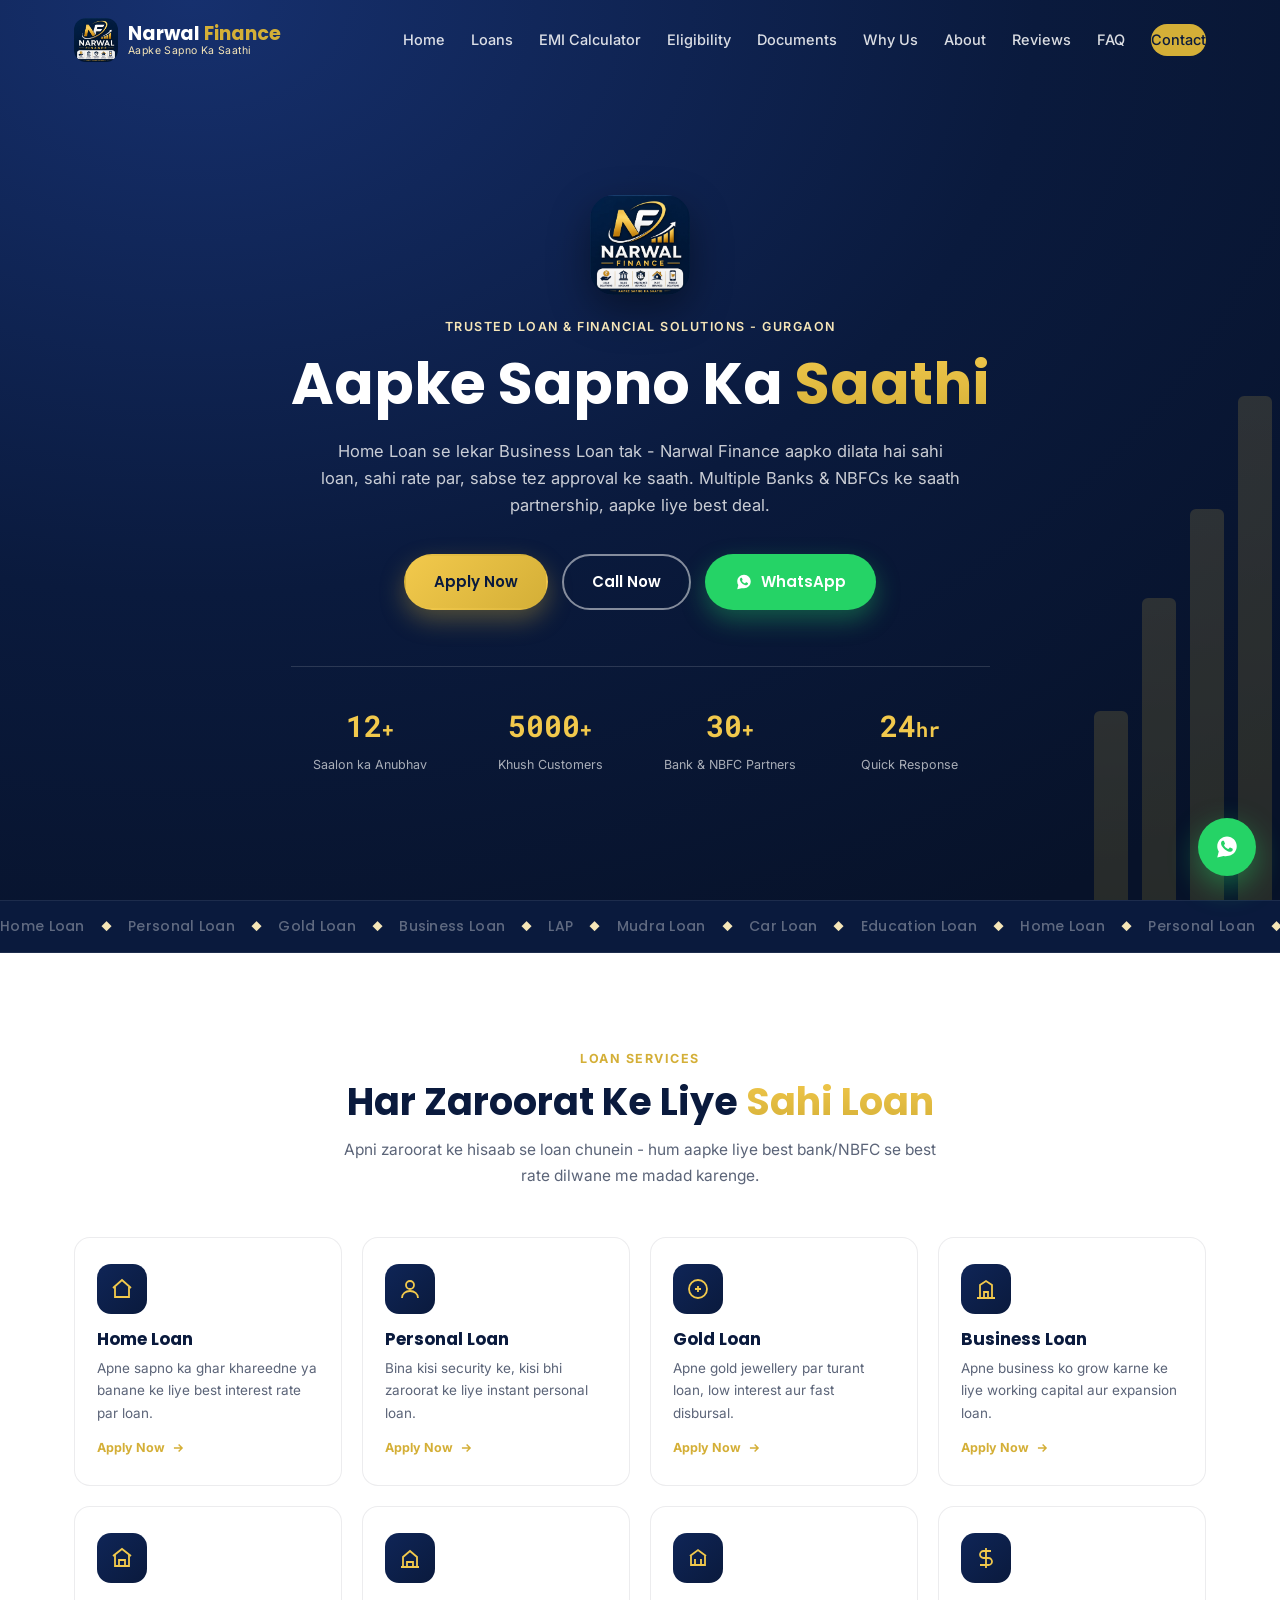
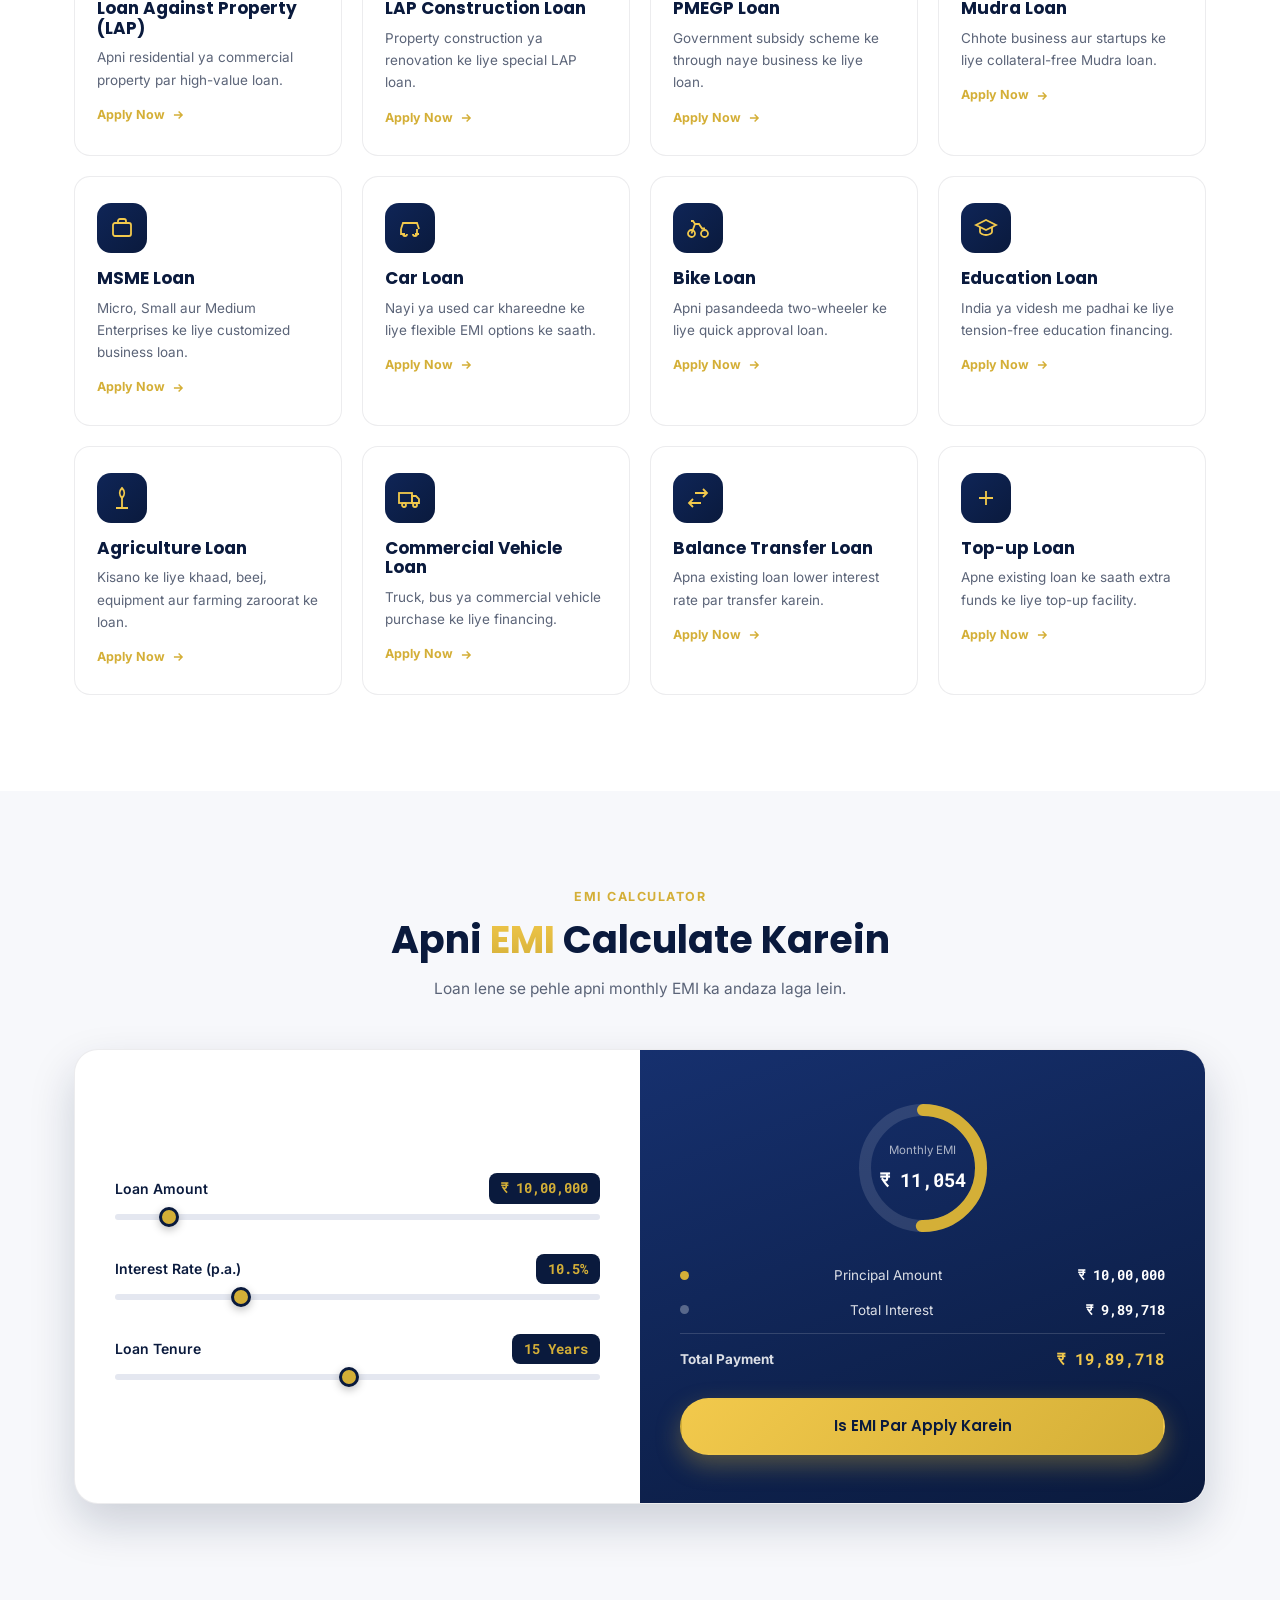
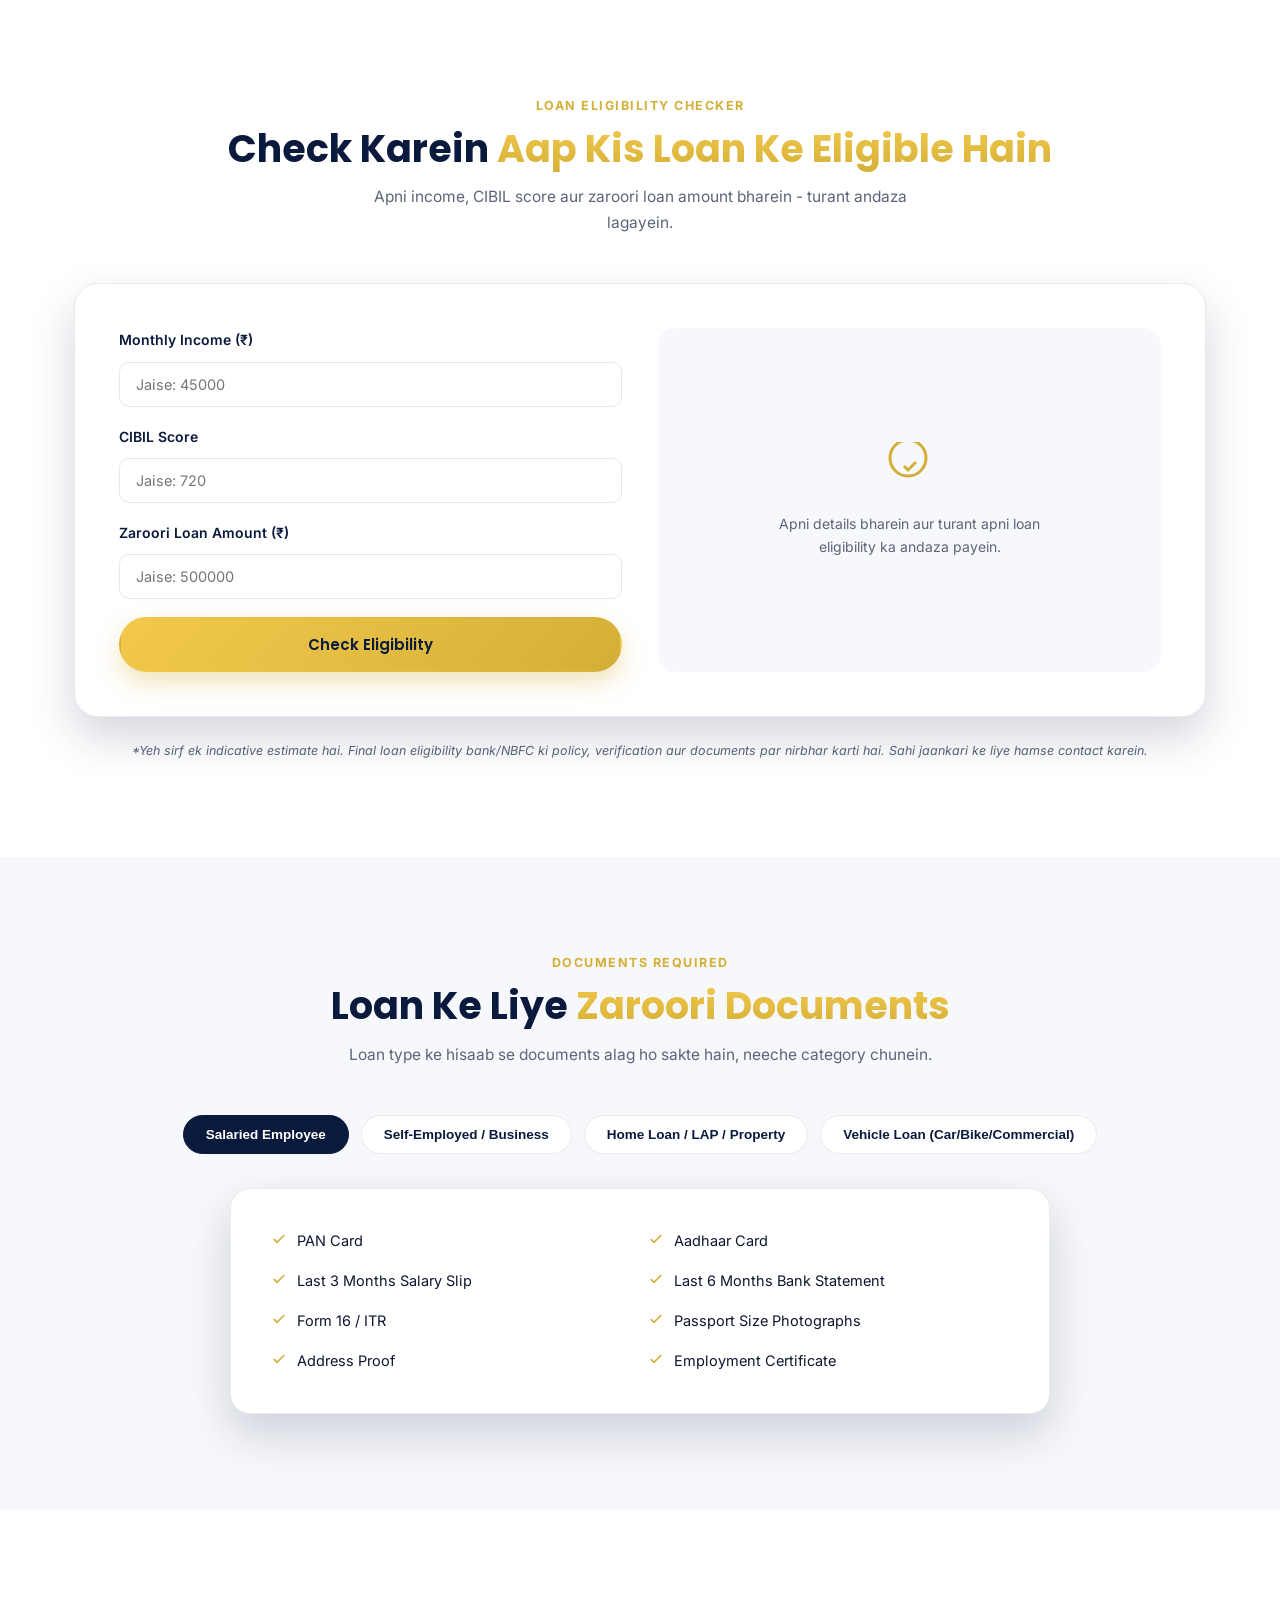
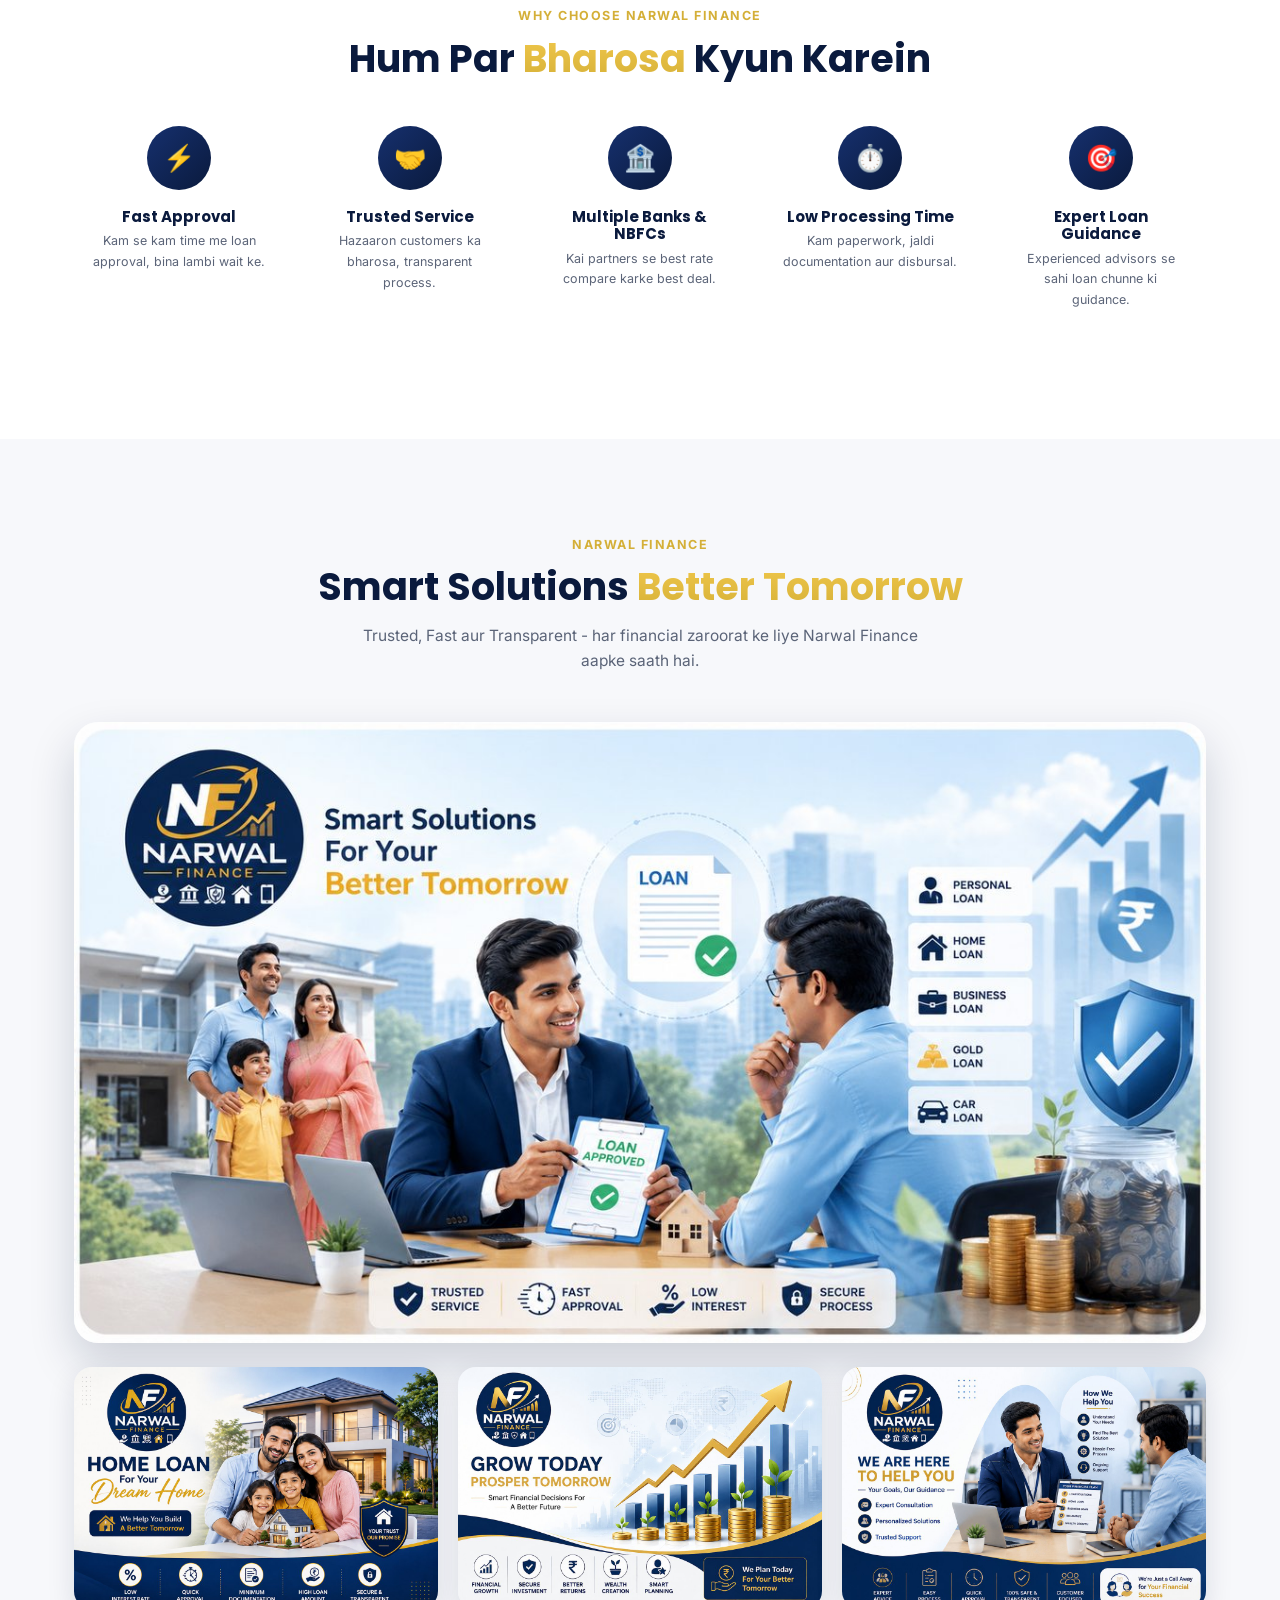
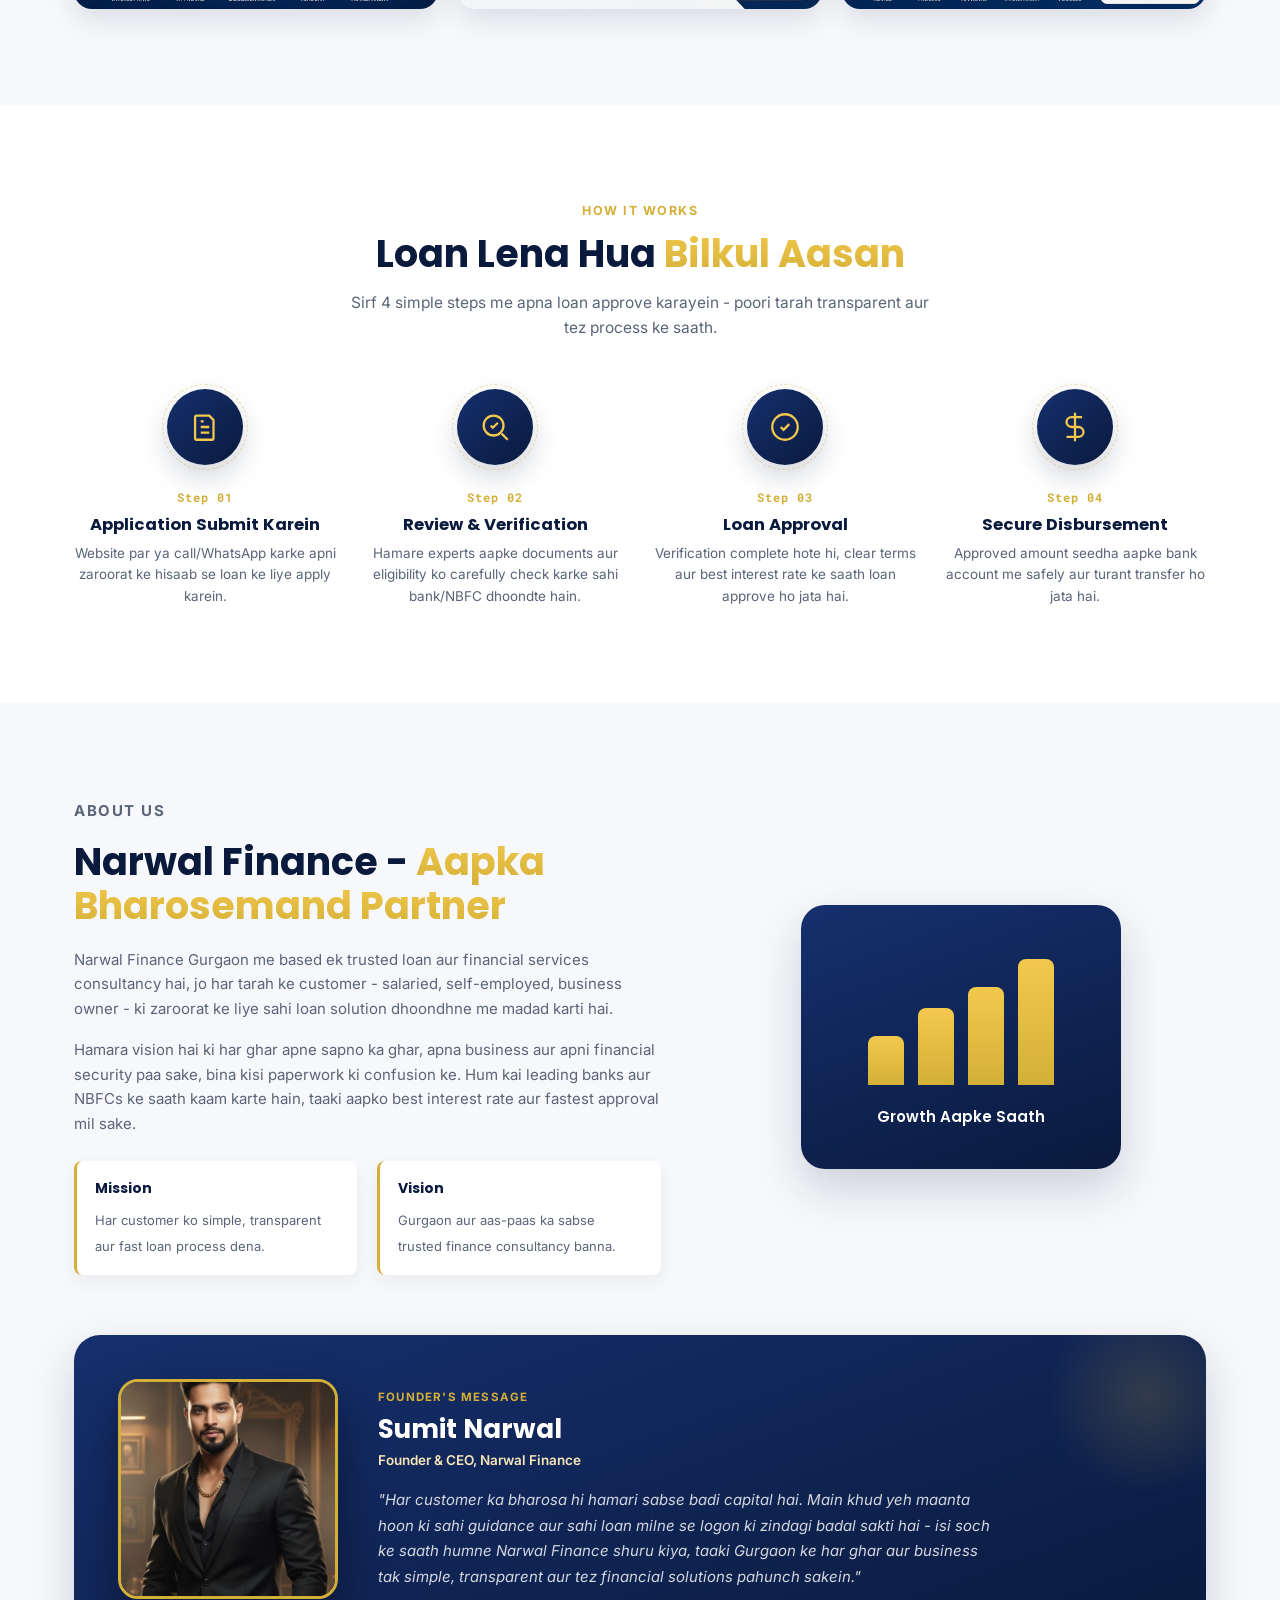
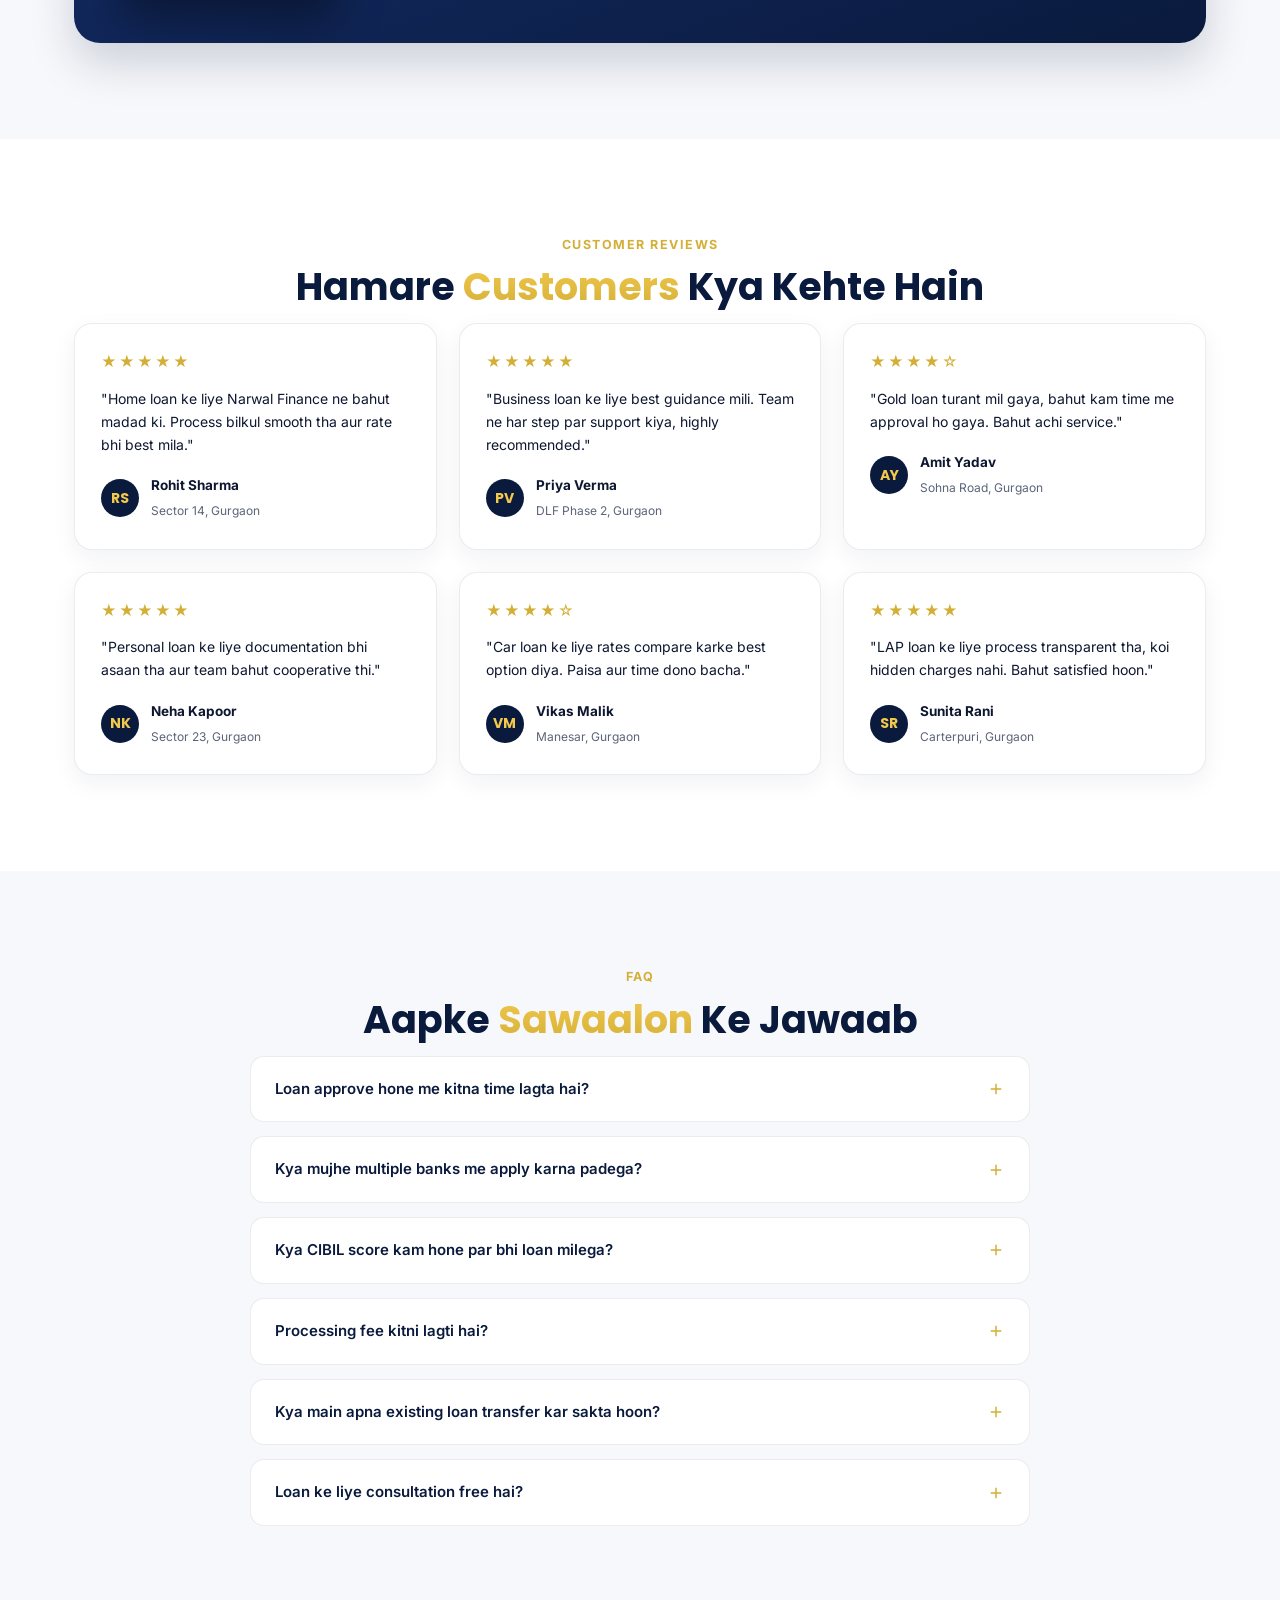
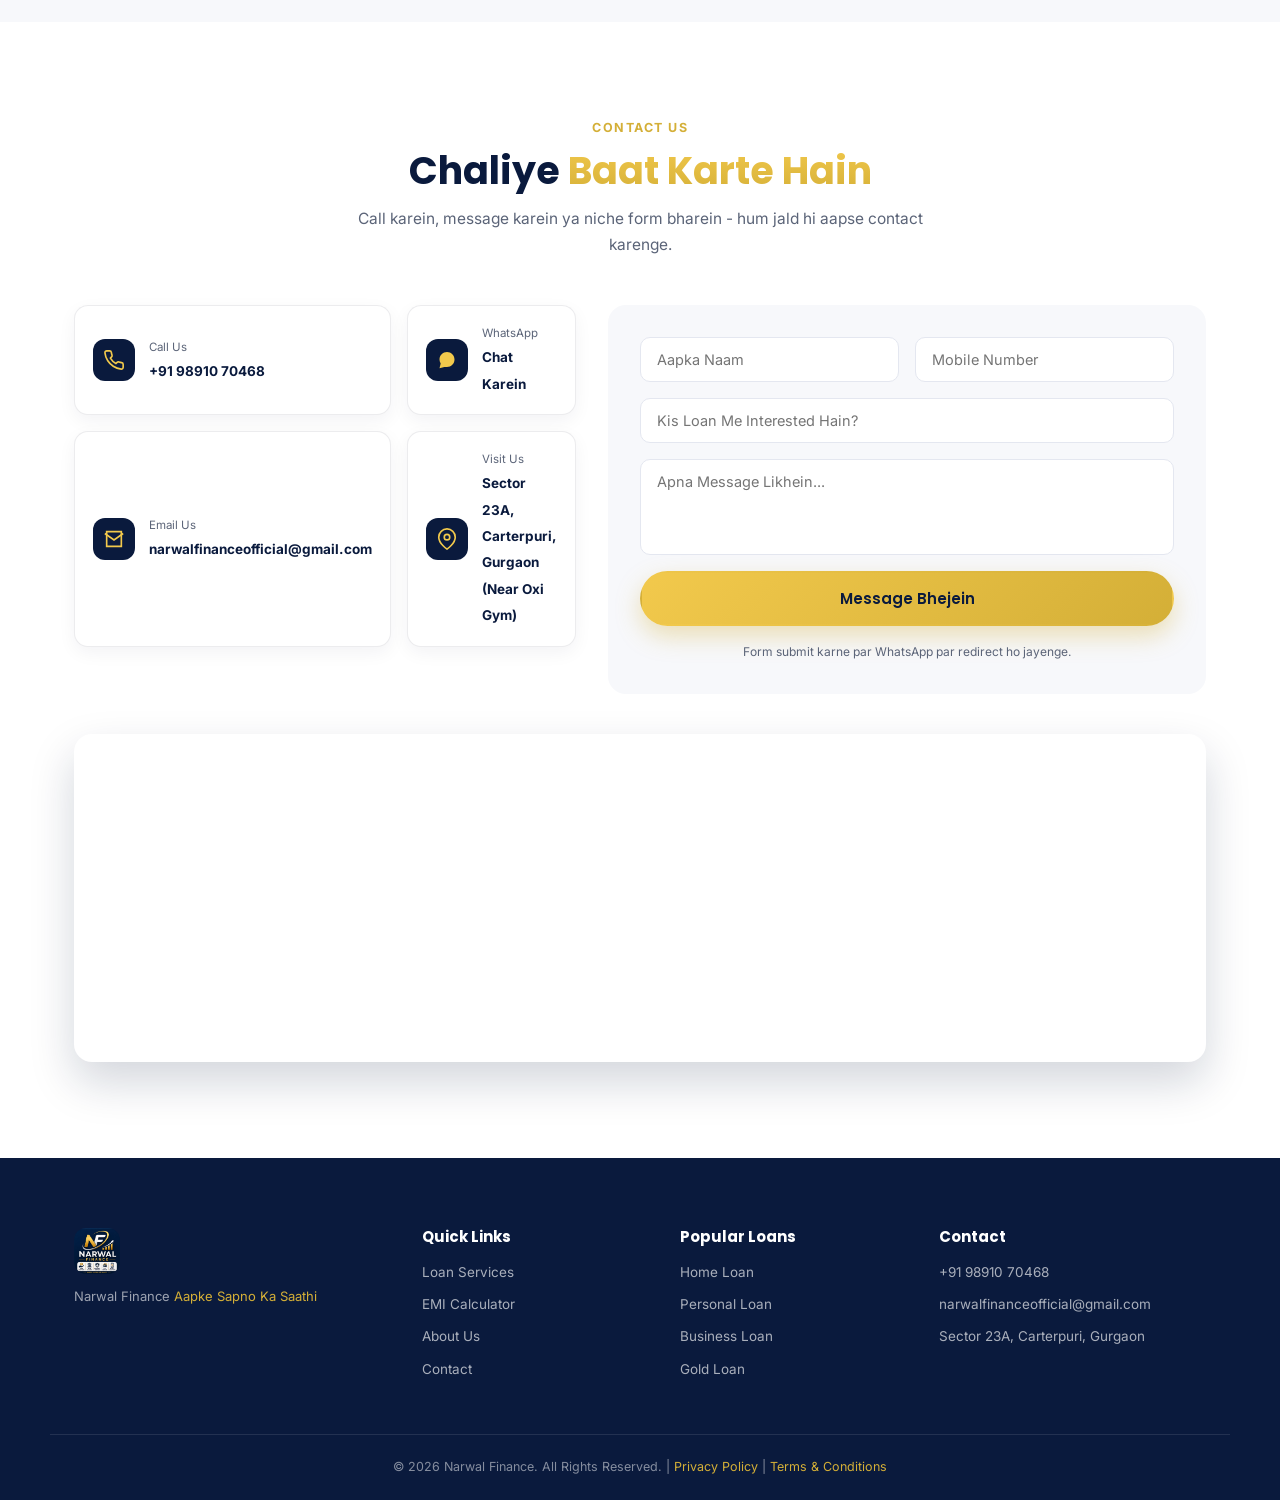
<file: index.html>
<!DOCTYPE html>
<html lang="hi">
<head>
<meta charset="UTF-8">
<meta name="viewport" content="width=device-width, initial-scale=1.0">
<title>Narwal Finance | Aapke Sapno Ka Saathi</title>
  <script async src="https://pagead2.googlesyndication.com/pagead/js/adsbygoogle.js?client=ca-pub-1401725905862484" crossorigin="anonymous"></script>
<meta name="description" content="Narwal Finance - Gurgaon based trusted loan consultancy. Home Loan, Personal Loan, Gold Loan, Business Loan aur bahut kuch. Fast approval, multiple banks & NBFCs.">
<link rel="icon" href="logo.jpg" type="image/jpeg">
<link rel="preconnect" href="https://fonts.googleapis.com">
<link rel="preconnect" href="https://fonts.gstatic.com" crossorigin>
<link href="https://fonts.googleapis.com/css2?family=Poppins:wght@400;500;600;700;800&family=Inter:wght@400;500;600&family=Roboto+Mono:wght@500;700&display=swap" rel="stylesheet">
<link rel="stylesheet" href="style.css">
</head>
<body>

<div class="progress-bar" id="progressBar"></div>

<header class="navbar" id="navbar">
  <div class="container nav-inner">
    <a href="#home" class="brand">
      <img src="logo.jpg" alt="Narwal Finance Logo" class="brand-logo">
      <div class="brand-text">
        <span class="brand-name">Narwal <em>Finance</em></span>
        <span class="brand-tag">Aapke Sapno Ka Saathi</span>
      </div>
    </a>
    <nav class="nav-links" id="navLinks">
      <a href="#home">Home</a>
      <a href="#loans">Loans</a>
      <a href="#emi">EMI Calculator</a>
      <a href="#eligibility">Eligibility</a>
      <a href="#documents">Documents</a>
      <a href="#why-us">Why Us</a>
      <a href="#about">About</a>
      <a href="#reviews">Reviews</a>
      <a href="#faq">FAQ</a>
      <a href="#contact" class="nav-cta">Contact</a>
    </nav>
    <button class="hamburger" id="hamburger" aria-label="Menu toggle">
      <span></span><span></span><span></span>
    </button>
  </div>
</header>

<main>

  <section id="home" class="hero">
    <div class="hero-bars" aria-hidden="true">
      <span style="--h:30%"></span>
      <span style="--h:48%"></span>
      <span style="--h:62%"></span>
      <span style="--h:80%"></span>
      <span style="--h:100%"></span>
    </div>
    <div class="container hero-inner">
      <img src="logo.jpg" alt="Narwal Finance" class="hero-logo reveal">
      <p class="eyebrow reveal">Trusted Loan &amp; Financial Solutions - Gurgaon</p>
      <h1 class="reveal">Aapke Sapno Ka <span class="gold-text">Saathi</span></h1>
      <p class="hero-sub reveal">Home Loan se lekar Business Loan tak - Narwal Finance aapko dilata hai sahi loan, sahi rate par, sabse tez approval ke saath. Multiple Banks &amp; NBFCs ke saath partnership, aapke liye best deal.</p>
      <div class="hero-ctas reveal">
        <a href="#eligibility" class="btn btn-gold">Apply Now</a>
        <a href="tel:+919891070468" class="btn btn-outline">Call Now</a>
        <a href="https://wa.me/919891070468?text=Namaste%2C%20mujhe%20loan%20ki%20jaankari%20chahiye" target="_blank" rel="noopener" class="btn btn-whatsapp">
          <svg viewBox="0 0 32 32" width="18" height="18" fill="currentColor"><path d="M16.001 3C9.373 3 4 8.373 4 15c0 2.36.687 4.56 1.872 6.41L4 29l7.79-1.836A11.94 11.94 0 0 0 16.001 27C22.63 27 28 21.627 28 15S22.63 3 16.001 3zm6.977 17.03c-.297.836-1.474 1.53-2.413 1.73-.642.136-1.48.244-4.302-.924-3.61-1.494-5.933-5.146-6.115-5.383-.18-.238-1.466-1.955-1.466-3.73s.917-2.646 1.242-3.008c.325-.362.71-.453.947-.453.237 0 .474.002.68.013.218.012.512-.083.8.61.297.71 1.01 2.457 1.098 2.636.088.18.147.39.03.63-.117.24-.176.39-.35.6-.176.21-.37.47-.528.63-.176.18-.36.372-.155.73.207.36.918 1.51 1.97 2.446 1.353 1.204 2.494 1.577 2.85 1.755.356.18.564.15.77-.09.207-.24.887-1.033 1.124-1.387.237-.354.474-.294.8-.176.325.12 2.06.97 2.414 1.147.355.177.591.264.68.412.088.15.088.85-.208 1.685z"/></svg>
          WhatsApp
        </a>
      </div>
      <div class="hero-stats reveal">
        <div class="stat"><span class="stat-num" data-count="12">0</span><span class="stat-suffix">+</span><p>Saalon ka Anubhav</p></div>
        <div class="stat"><span class="stat-num" data-count="5000">0</span><span class="stat-suffix">+</span><p>Khush Customers</p></div>
        <div class="stat"><span class="stat-num" data-count="30">0</span><span class="stat-suffix">+</span><p>Bank &amp; NBFC Partners</p></div>
        <div class="stat"><span class="stat-num" data-count="24">0</span><span class="stat-suffix">hr</span><p>Quick Response</p></div>
      </div>
    </div>
  </section>

  <section class="marquee-strip" aria-hidden="true">
    <div class="marquee-track">
      <span>Home Loan</span><span>&#9670;</span><span>Personal Loan</span><span>&#9670;</span><span>Gold Loan</span><span>&#9670;</span><span>Business Loan</span><span>&#9670;</span><span>LAP</span><span>&#9670;</span><span>Mudra Loan</span><span>&#9670;</span><span>Car Loan</span><span>&#9670;</span><span>Education Loan</span><span>&#9670;</span>
      <span>Home Loan</span><span>&#9670;</span><span>Personal Loan</span><span>&#9670;</span><span>Gold Loan</span><span>&#9670;</span><span>Business Loan</span><span>&#9670;</span><span>LAP</span><span>&#9670;</span><span>Mudra Loan</span><span>&#9670;</span><span>Car Loan</span><span>&#9670;</span><span>Education Loan</span><span>&#9670;</span>
    </div>
  </section>

  <section id="loans" class="section">
    <div class="container">
      <p class="section-eyebrow reveal">Loan Services</p>
      <h2 class="reveal">Har Zaroorat Ke Liye <span class="gold-text">Sahi Loan</span></h2>
      <p class="section-sub reveal">Apni zaroorat ke hisaab se loan chunein - hum aapke liye best bank/NBFC se best rate dilwane me madad karenge.</p>
      <div class="loan-grid" id="loanGrid"></div>
    </div>
  </section>

  <section id="emi" class="section section-alt">
    <div class="container">
      <p class="section-eyebrow reveal">EMI Calculator</p>
      <h2 class="reveal">Apni <span class="gold-text">EMI</span> Calculate Karein</h2>
      <p class="section-sub reveal">Loan lene se pehle apni monthly EMI ka andaza laga lein.</p>
      <div class="emi-box reveal">
        <div class="emi-inputs">
          <div class="input-group">
            <div class="input-label-row"><label for="loanAmount">Loan Amount</label><span class="input-value" id="loanAmountVal">₹ 10,00,000</span></div>
            <input type="range" id="loanAmount" min="50000" max="10000000" step="10000" value="1000000">
          </div>
          <div class="input-group">
            <div class="input-label-row"><label for="interestRate">Interest Rate (p.a.)</label><span class="input-value" id="interestRateVal">10.5%</span></div>
            <input type="range" id="interestRate" min="6" max="24" step="0.1" value="10.5">
          </div>
          <div class="input-group">
            <div class="input-label-row"><label for="loanTenure">Loan Tenure</label><span class="input-value" id="loanTenureVal">15 Years</span></div>
            <input type="range" id="loanTenure" min="1" max="30" step="1" value="15">
          </div>
        </div>
        <div class="emi-result">
          <div class="emi-donut-wrap">
            <svg viewBox="0 0 140 140" class="emi-donut">
              <circle cx="70" cy="70" r="58" class="donut-track"></circle>
              <circle cx="70" cy="70" r="58" class="donut-fill" id="donutFill"></circle>
            </svg>
            <div class="donut-center">
              <span>Monthly EMI</span>
              <strong id="emiValue">₹ 11,053</strong>
            </div>
          </div>
          <div class="emi-breakup">
            <div class="breakup-row"><span class="dot dot-gold"></span>Principal Amount<strong id="principalValue">₹ 10,00,000</strong></div>
            <div class="breakup-row"><span class="dot dot-navy"></span>Total Interest<strong id="interestValue">₹ 9,89,540</strong></div>
            <div class="breakup-row total"><span>Total Payment</span><strong id="totalValue">₹ 19,89,540</strong></div>
          </div>
          <a href="#contact" class="btn btn-gold btn-full">Is EMI Par Apply Karein</a>
        </div>
      </div>
    </div>
  </section>

  <section id="eligibility" class="section">
    <div class="container">
      <p class="section-eyebrow reveal">Loan Eligibility Checker</p>
      <h2 class="reveal">Check Karein <span class="gold-text">Aap Kis Loan Ke Eligible Hain</span></h2>
      <p class="section-sub reveal">Apni income, CIBIL score aur zaroori loan amount bharein - turant andaza lagayein.</p>
      <div class="eligibility-box reveal">
        <div class="elig-form">
          <div class="input-group">
            <label for="income">Monthly Income (₹)</label>
            <input type="number" id="income" placeholder="Jaise: 45000" min="0">
          </div>
          <div class="input-group">
            <label for="cibil">CIBIL Score</label>
            <input type="number" id="cibil" placeholder="Jaise: 720" min="300" max="900">
          </div>
          <div class="input-group">
            <label for="desiredAmount">Zaroori Loan Amount (₹)</label>
            <input type="number" id="desiredAmount" placeholder="Jaise: 500000" min="0">
          </div>
          <button class="btn btn-gold btn-full" id="checkEligibilityBtn">Check Eligibility</button>
        </div>
        <div class="elig-result" id="eligResult">
          <div class="elig-placeholder">
            <svg width="48" height="48" viewBox="0 0 24 24" fill="none" stroke="currentColor" stroke-width="1.5"><path d="M9 12l2 2 4-4m5-2a9 9 0 11-18 0 9 9 0 0118 0z"/></svg>
            <p>Apni details bharein aur turant apni loan eligibility ka andaza payein.</p>
          </div>
        </div>
      </div>
      <p class="disclaimer">*Yeh sirf ek indicative estimate hai. Final loan eligibility bank/NBFC ki policy, verification aur documents par nirbhar karti hai. Sahi jaankari ke liye hamse contact karein.</p>
    </div>
  </section>

  <section id="documents" class="section section-alt">
    <div class="container">
      <p class="section-eyebrow reveal">Documents Required</p>
      <h2 class="reveal">Loan Ke Liye <span class="gold-text">Zaroori Documents</span></h2>
      <p class="section-sub reveal">Loan type ke hisaab se documents alag ho sakte hain, neeche category chunein.</p>
      <div class="doc-tabs reveal" id="docTabs"></div>
      <div class="doc-panel reveal" id="docPanel"></div>
    </div>
  </section>

  <section id="why-us" class="section">
    <div class="container">
      <p class="section-eyebrow reveal">Why Choose Narwal Finance</p>
      <h2 class="reveal">Hum Par <span class="gold-text">Bharosa</span> Kyun Karein</h2>
      <div class="why-grid" id="whyGrid"></div>
    </div>
  </section>
<section id="showcase" class="section section-alt">
  <div class="container">
    <p class="section-eyebrow reveal">Narwal Finance</p>
    <h2 class="reveal">Smart Solutions <span class="gold-text">Better Tomorrow</span></h2>
    <p class="section-sub reveal">Trusted, Fast aur Transparent - har financial zaroorat ke liye Narwal Finance aapke saath hai.</p>

    <div class="showcase-hero reveal">
      <img src="banner-1-smart-solutions.jpg" alt="Narwal Finance - Smart Solutions For Your Better Tomorrow">
    </div>

    <div class="showcase-grid">
      <div class="showcase-card reveal">
        <img src="banner-2-home-loan.jpg" alt="Narwal Finance Home Loan For Your Dream Home">
      </div>
      <div class="showcase-card reveal">
        <img src="banner-3-grow-today.jpg" alt="Narwal Finance - Grow Today Prosper Tomorrow">
      </div>
      <div class="showcase-card reveal">
        <img src="banner-4-help-you.jpg" alt="Narwal Finance - We Are Here To Help You">
      </div>
    </div>
  </div>
</section>

  <section id="process" class="section">
  <div class="container">
    <p class="section-eyebrow reveal">How It Works</p>
    <h2 class="reveal">Loan Lena Hua <span class="gold-text">Bilkul Aasan</span></h2>
    <p class="section-sub reveal">Sirf 4 simple steps me apna loan approve karayein - poori tarah transparent aur tez process ke saath.</p>

    <div class="process-grid">
      <div class="process-step reveal">
        <div class="process-icon">
          <svg width="34" height="34" viewBox="0 0 24 24" fill="none" stroke="currentColor" stroke-width="1.6">
            <path d="M9 12h6M9 16h6M9 8h2"/>
            <path d="M6 4h9l3 3v13a1 1 0 01-1 1H6a1 1 0 01-1-1V5a1 1 0 011-1z"/>
          </svg>
        </div>
        <span class="process-step-num">Step 01</span>
        <h3>Application Submit Karein</h3>
        <p>Website par ya call/WhatsApp karke apni zaroorat ke hisaab se loan ke liye apply karein.</p>
      </div>

      <div class="process-connector reveal" aria-hidden="true"></div>

      <div class="process-step reveal">
        <div class="process-icon">
          <svg width="34" height="34" viewBox="0 0 24 24" fill="none" stroke="currentColor" stroke-width="1.6">
            <circle cx="11" cy="11" r="7"/>
            <path d="M21 21l-4.35-4.35"/>
            <path d="M9 11l1.5 1.5L14 9"/>
          </svg>
        </div>
        <span class="process-step-num">Step 02</span>
        <h3>Review &amp; Verification</h3>
        <p>Hamare experts aapke documents aur eligibility ko carefully check karke sahi bank/NBFC dhoondte hain.</p>
      </div>

      <div class="process-connector reveal" aria-hidden="true"></div>

      <div class="process-step reveal">
        <div class="process-icon">
          <svg width="34" height="34" viewBox="0 0 24 24" fill="none" stroke="currentColor" stroke-width="1.6">
            <path d="M9 12l2 2 4-4"/>
            <circle cx="12" cy="12" r="9"/>
          </svg>
        </div>
        <span class="process-step-num">Step 03</span>
        <h3>Loan Approval</h3>
        <p>Verification complete hote hi, clear terms aur best interest rate ke saath loan approve ho jata hai.</p>
      </div>

      <div class="process-connector reveal" aria-hidden="true"></div>

      <div class="process-step reveal">
        <div class="process-icon">
          <svg width="34" height="34" viewBox="0 0 24 24" fill="none" stroke="currentColor" stroke-width="1.6">
            <path d="M12 2v20M17 5H9.5a3.5 3.5 0 000 7h5a3.5 3.5 0 010 7H6"/>
          </svg>
        </div>
        <span class="process-step-num">Step 04</span>
        <h3>Secure Disbursement</h3>
        <p>Approved amount seedha aapke bank account me safely aur turant transfer ho jata hai.</p>
      </div>
    </div>
  </div>
</section>

  <section id="about" class="section section-alt about-section">
    <div class="container about-inner">
      <div class="about-text reveal">
        <p class="section-eyebrow">About Us</p>
        <h2>Narwal Finance - <span class="gold-text">Aapka Bharosemand Partner</span></h2>
        <p>Narwal Finance Gurgaon me based ek trusted loan aur financial services consultancy hai, jo har tarah ke customer - salaried, self-employed, business owner - ki zaroorat ke liye sahi loan solution dhoondhne me madad karti hai.</p>
        <p>Hamara vision hai ki har ghar apne sapno ka ghar, apna business aur apni financial security paa sake, bina kisi paperwork ki confusion ke. Hum kai leading banks aur NBFCs ke saath kaam karte hain, taaki aapko best interest rate aur fastest approval mil sake.</p>
        <div class="about-points">
          <div><strong>Mission</strong><span>Har customer ko simple, transparent aur fast loan process dena.</span></div>
          <div><strong>Vision</strong><span>Gurgaon aur aas-paas ka sabse trusted finance consultancy banna.</span></div>
        </div>
      </div>
      <div class="about-visual reveal" aria-hidden="true">
        <div class="visual-card">
          <div class="visual-bars">
            <span style="--h:35%"></span><span style="--h:55%"></span><span style="--h:70%"></span><span style="--h:90%"></span>
          </div>
          <p>Growth Aapke Saath</p>
        </div>
      </div>
    </div>
    <div class="container founder-wrap reveal">
      <div class="founder-card">
        <img src="founder.jpg" alt="Sumit Narwal - Founder, Narwal Finance" class="founder-photo">
        <div class="founder-info">
          <p class="founder-tag">Founder's Message</p>
          <h3>Sumit Narwal</h3>
          <p class="founder-role">Founder &amp; CEO, Narwal Finance</p>
          <p class="founder-quote">"Har customer ka bharosa hi hamari sabse badi capital hai. Main khud yeh maanta hoon ki sahi guidance aur sahi loan milne se logon ki zindagi badal sakti hai - isi soch ke saath humne Narwal Finance shuru kiya, taaki Gurgaon ke har ghar aur business tak simple, transparent aur tez financial solutions pahunch sakein."</p>
        </div>
      </div>
    </div>
  </section>

  <section id="reviews" class="section">
    <div class="container">
      <p class="section-eyebrow reveal">Customer Reviews</p>
      <h2 class="reveal">Hamare <span class="gold-text">Customers</span> Kya Kehte Hain</h2>
      <div class="reviews-track-wrap reveal">
        <div class="reviews-grid" id="reviewsGrid"></div>
      </div>
    </div>
  </section>

  <section id="faq" class="section section-alt">
    <div class="container">
      <p class="section-eyebrow reveal">FAQ</p>
      <h2 class="reveal">Aapke <span class="gold-text">Sawaalon</span> Ke Jawaab</h2>
      <div class="faq-list reveal" id="faqList"></div>
    </div>
  </section>

  <section id="contact" class="section contact-section">
    <div class="container">
      <p class="section-eyebrow reveal">Contact Us</p>
      <h2 class="reveal">Chaliye <span class="gold-text">Baat Karte Hain</span></h2>
      <p class="section-sub reveal">Call karein, message karein ya niche form bharein - hum jald hi aapse contact karenge.</p>
      <div class="contact-grid">
        <div class="contact-cards reveal">
          <a href="tel:+919891070468" class="contact-card">
            <div class="contact-icon"><svg width="22" height="22" viewBox="0 0 24 24" fill="none" stroke="currentColor" stroke-width="1.8"><path d="M22 16.92v3a2 2 0 01-2.18 2 19.79 19.79 0 01-8.63-3.07 19.5 19.5 0 01-6-6 19.79 19.79 0 01-3.07-8.67A2 2 0 014.11 2h3a2 2 0 012 1.72c.127.96.361 1.903.7 2.81a2 2 0 01-.45 2.11L8.09 9.91a16 16 0 006 6l1.27-1.27a2 2 0 012.11-.45c.907.339 1.85.573 2.81.7A2 2 0 0122 16.92z"/></svg></div>
            <div><span>Call Us</span><strong>+91 98910 70468</strong></div>
          </a>
          <a href="https://wa.me/919891070468" target="_blank" rel="noopener" class="contact-card">
            <div class="contact-icon"><svg viewBox="0 0 32 32" width="20" height="20" fill="currentColor"><path d="M16.001 3C9.373 3 4 8.373 4 15c0 2.36.687 4.56 1.872 6.41L4 29l7.79-1.836A11.94 11.94 0 0016.001 27C22.63 27 28 21.627 28 15S22.63 3 16.001 3z"/></svg></div>
            <div><span>WhatsApp</span><strong>Chat Karein</strong></div>
          </a>
          <a href="mailto:narwalfinanceofficial@gmail.com" class="contact-card">
            <div class="contact-icon"><svg width="22" height="22" viewBox="0 0 24 24" fill="none" stroke="currentColor" stroke-width="1.8"><path d="M4 4h16v16H4V4z"/><path d="M22 6l-10 7L2 6"/></svg></div>
            <div><span>Email Us</span><strong>narwalfinanceofficial@gmail.com</strong></div>
          </a>
          <div class="contact-card contact-card-static">
            <div class="contact-icon"><svg width="22" height="22" viewBox="0 0 24 24" fill="none" stroke="currentColor" stroke-width="1.8"><path d="M21 10c0 7-9 13-9 13s-9-6-9-13a9 9 0 0118 0z"/><circle cx="12" cy="10" r="3"/></svg></div>
            <div><span>Visit Us</span><strong>Sector 23A, Carterpuri, Gurgaon (Near Oxi Gym)</strong></div>
          </div>
        </div>
        <form class="contact-form reveal" id="contactForm">
          <div class="form-row">
            <input type="text" placeholder="Aapka Naam" required>
            <input type="tel" placeholder="Mobile Number" required>
          </div>
          <input type="text" placeholder="Kis Loan Me Interested Hain?">
          <textarea rows="4" placeholder="Apna Message Likhein..."></textarea>
          <button type="submit" class="btn btn-gold btn-full">Message Bhejein</button>
          <p class="form-note">Form submit karne par WhatsApp par redirect ho jayenge.</p>
        </form>
      </div>
      <div class="map-embed reveal">
        <iframe title="Narwal Finance Location" src="https://www.google.com/maps?q=Sector+23A+Carterpuri+Gurgaon&output=embed" width="100%" height="320" style="border:0;" loading="lazy" referrerpolicy="no-referrer-when-downgrade"></iframe>
      </div>
    </div>
  </section>

</main>

<footer class="footer">
  <div class="container footer-inner">
    <div class="footer-brand">
      <img src="logo.jpg" alt="Narwal Finance" class="footer-logo">
      <p>Narwal Finance <em>Aapke Sapno Ka Saathi</em></p>
    </div>
    <div class="footer-links">
      <h4>Quick Links</h4>
      <a href="#loans">Loan Services</a>
      <a href="#emi">EMI Calculator</a>
      <a href="#about">About Us</a>
      <a href="#contact">Contact</a>
    </div>
    <div class="footer-links">
      <h4>Popular Loans</h4>
      <a href="#loans">Home Loan</a>
      <a href="#loans">Personal Loan</a>
      <a href="#loans">Business Loan</a>
      <a href="#loans">Gold Loan</a>
    </div>
    <div class="footer-contact">
      <h4>Contact</h4>
      <p>+91 98910 70468</p>
      <p>narwalfinanceofficial@gmail.com</p>
      <p>Sector 23A, Carterpuri, Gurgaon</p>
    </div>
  </div>
  <div class="footer-bottom">
<p>&copy; <span id="year"></span> Narwal Finance. All Rights Reserved. | <a href="privacy-policy.html" style="color:var(--gold)">Privacy Policy</a> | <a href="terms-and-conditions.html" style="color:var(--gold)">Terms &amp; Conditions</a></p>
  </div>
</footer>

<a href="https://wa.me/919891070468" target="_blank" rel="noopener" class="float-whatsapp" aria-label="WhatsApp par message karein">
  <svg viewBox="0 0 32 32" width="26" height="26" fill="currentColor"><path d="M16.001 3C9.373 3 4 8.373 4 15c0 2.36.687 4.56 1.872 6.41L4 29l7.79-1.836A11.94 11.94 0 0016.001 27C22.63 27 28 21.627 28 15S22.63 3 16.001 3zm6.977 17.03c-.297.836-1.474 1.53-2.413 1.73-.642.136-1.48.244-4.302-.924-3.61-1.494-5.933-5.146-6.115-5.383-.18-.238-1.466-1.955-1.466-3.73s.917-2.646 1.242-3.008c.325-.362.71-.453.947-.453.237 0 .474.002.68.013.218.012.512-.083.8.61.297.71 1.01 2.457 1.098 2.636.088.18.147.39.03.63-.117.24-.176.39-.35.6-.176.21-.37.47-.528.63-.176.18-.36.372-.155.73.207.36.918 1.51 1.97 2.446 1.353 1.204 2.494 1.577 2.85 1.755.356.18.564.15.77-.09.207-.24.887-1.033 1.124-1.387.237-.354.474-.294.8-.176.325.12 2.06.97 2.414 1.147.355.177.591.264.68.412.088.15.088.85-.208 1.685z"/></svg>
</a>

<div class="modal-overlay" id="loanModal">
  <div class="modal-box">
    <button class="modal-close" id="modalClose" aria-label="Band karein">&times;</button>
    <div class="modal-header">
      <p class="modal-eyebrow">Loan Apply Karein</p>
      <h3 id="modalTitle">Apply for Loan</h3>
    </div>
    <form id="loanApplyForm">
      <input type="hidden" id="modalLoanType" name="Loan Type">
      <div class="modal-fields" id="modalFields"></div>
      <div class="modal-submit-row">
        <button type="submit" class="btn btn-gold btn-full" id="modalSubmitBtn">Submit Application</button>
      </div>
      <p class="modal-note">Submit karte hi aapki details Narwal Finance ki team ko mail ho jayengi. Hum jald hi aapse contact karenge.</p>
    </form>
    <div class="modal-success" id="modalSuccess">
      <svg width="52" height="52" viewBox="0 0 24 24" fill="none" stroke="currentColor" stroke-width="1.6"><circle cx="12" cy="12" r="10"/><path d="M8 12l3 3 5-6"/></svg>
      <h4>Application Bhej Di Gayi!</h4>
      <p>Aapki details humein mil gayi hain. Hamari team jald hi aapse contact karegi.</p>
      <button type="button" class="btn btn-outline-navy" id="modalCloseSuccess">Close</button>
    </div>
  </div>
</div>

<script src="script.js"></script>
</body>
</html>
</file>
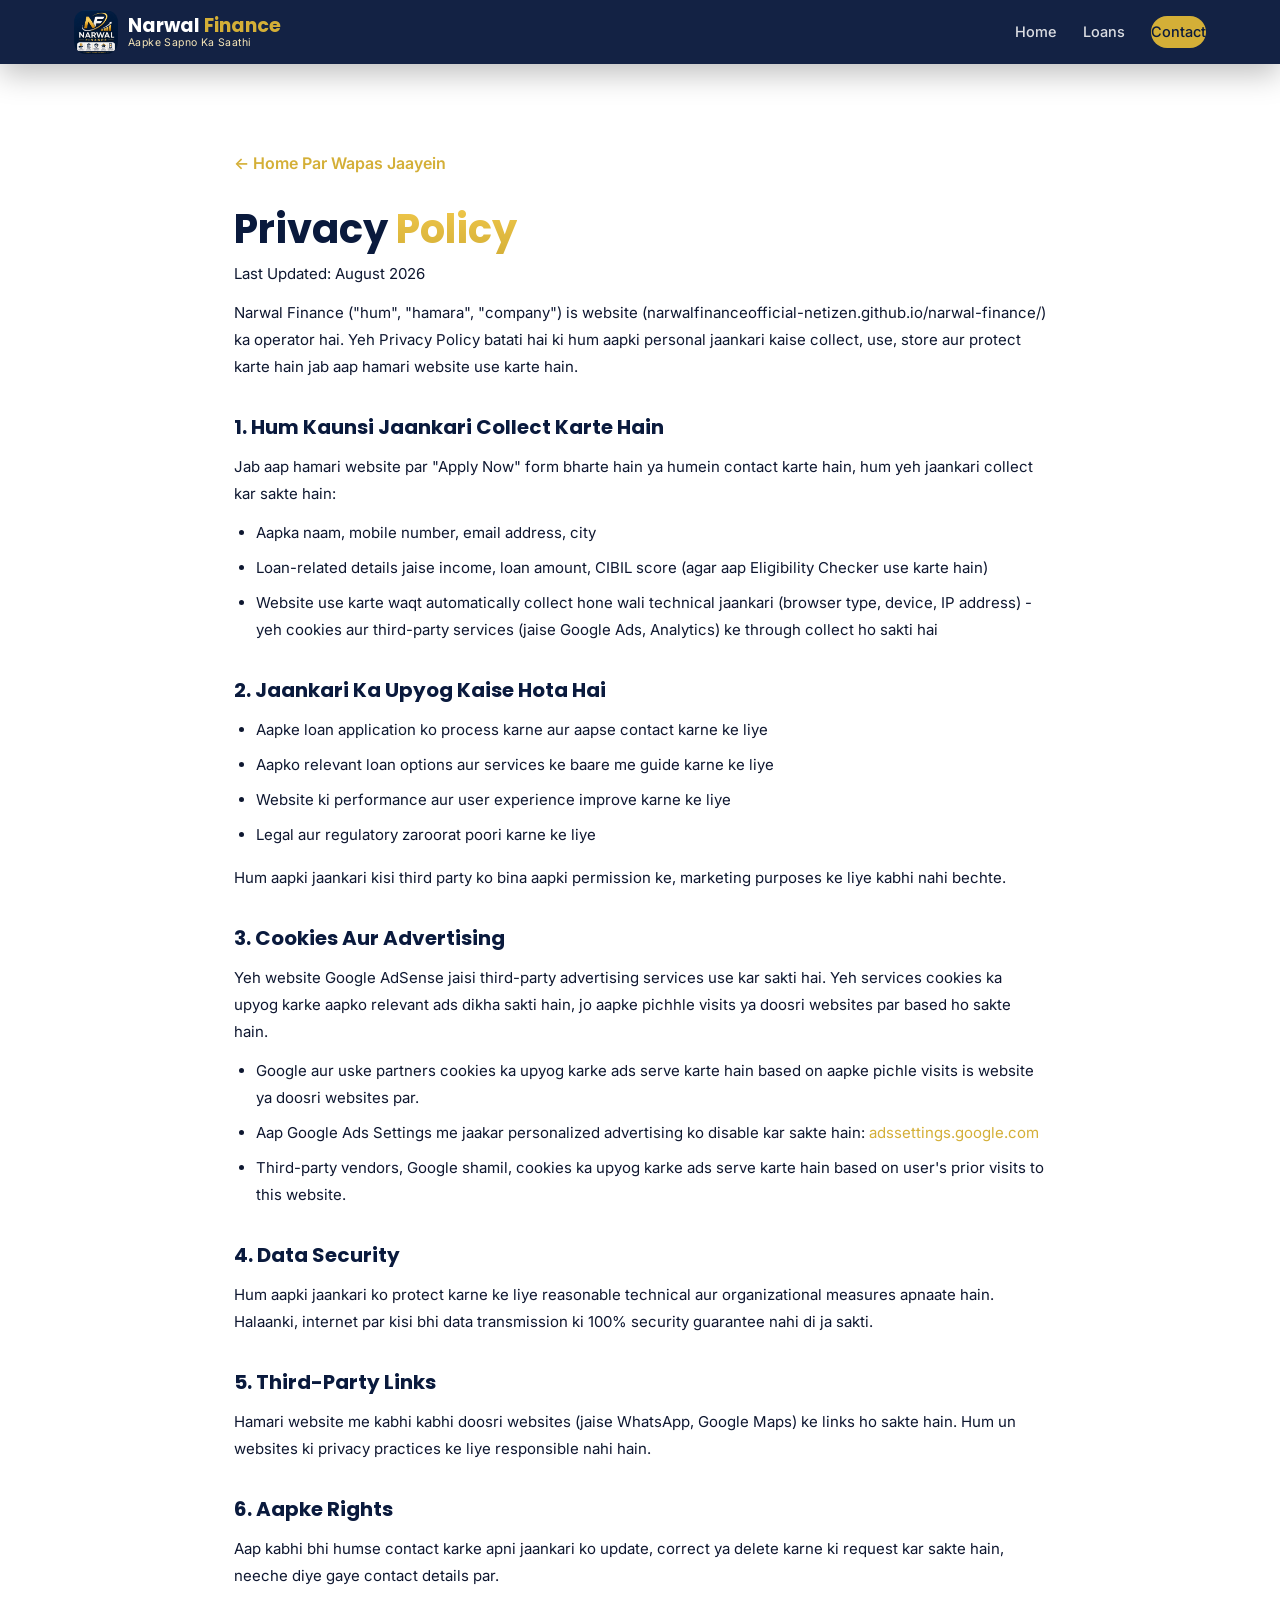
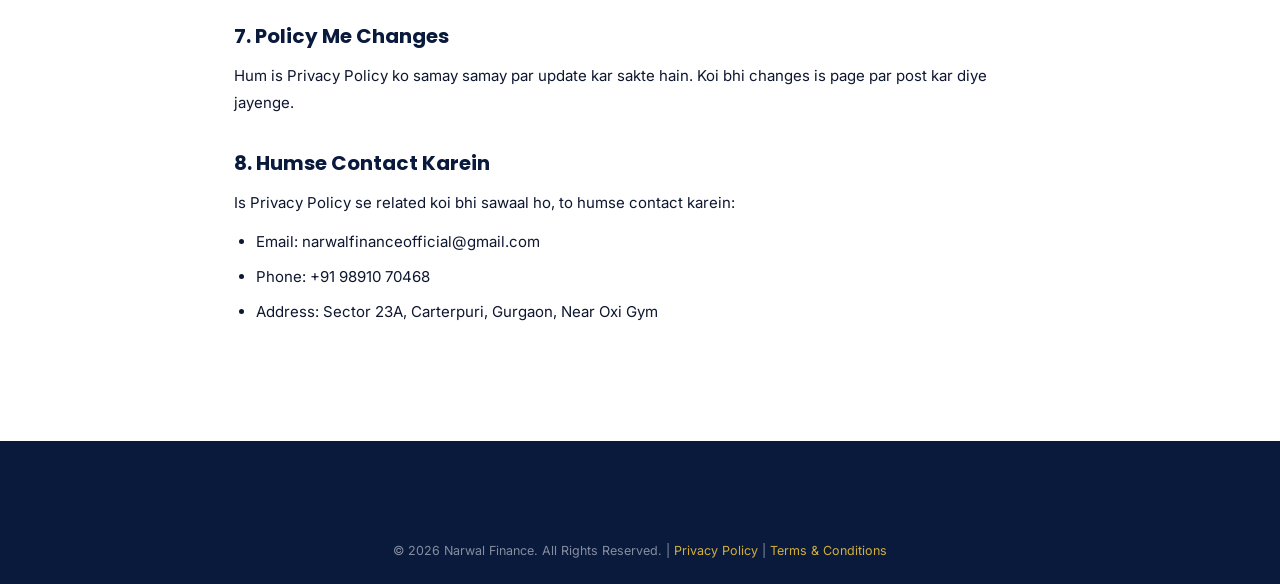
<file: privacy-policy.html>
<!DOCTYPE html>
<html lang="hi">
<head>
<meta charset="UTF-8">
<meta name="viewport" content="width=device-width, initial-scale=1.0">
<title>Privacy Policy | Narwal Finance</title>
<meta name="description" content="Narwal Finance Privacy Policy - Jaanein hum aapki jaankari kaise collect, use aur protect karte hain.">
<link rel="icon" href="logo.jpg" type="image/jpeg">
<link rel="preconnect" href="https://fonts.googleapis.com">
<link rel="preconnect" href="https://fonts.gstatic.com" crossorigin>
<link href="https://fonts.googleapis.com/css2?family=Poppins:wght@400;500;600;700;800&family=Inter:wght@400;500;600&display=swap" rel="stylesheet">
<link rel="stylesheet" href="style.css">
<style>
  .policy-wrap{ max-width:860px; margin:0 auto; padding:150px 24px 100px; }
  .policy-wrap h1{ font-size:clamp(28px,4vw,40px); margin-bottom:8px; }
  .policy-updated{ color:var(--muted); font-size:13.5px; margin-bottom:40px; }
  .policy-wrap h2{ font-size:20px; margin-top:36px; margin-bottom:14px; }
  .policy-wrap p, .policy-wrap li{ color:var(--ink); font-size:15px; line-height:1.8; margin-bottom:12px; }
  .policy-wrap ul{ padding-left:22px; margin-bottom:16px; }
  .policy-wrap ul li{ list-style:disc; margin-bottom:8px; }
  .policy-back{ display:inline-flex; align-items:center; gap:8px; color:var(--gold); font-weight:600; margin-bottom:30px; }
</style>
</head>
<body>

<header class="navbar scrolled" id="navbar">
  <div class="container nav-inner">
    <a href="index.html" class="brand">
      <img src="logo.jpg" alt="Narwal Finance Logo" class="brand-logo">
      <div class="brand-text">
        <span class="brand-name">Narwal <em>Finance</em></span>
        <span class="brand-tag">Aapke Sapno Ka Saathi</span>
      </div>
    </a>
    <nav class="nav-links" id="navLinks">
      <a href="index.html">Home</a>
      <a href="index.html#loans">Loans</a>
      <a href="index.html#contact" class="nav-cta">Contact</a>
    </nav>
  </div>
</header>

<main>
  <div class="policy-wrap">
    <a href="index.html" class="policy-back">&larr; Home Par Wapas Jaayein</a>
    <h1>Privacy <span class="gold-text">Policy</span></h1>
    <p class="policy-updated">Last Updated: August 2026</p>

    <p>Narwal Finance ("hum", "hamara", "company") is website (narwalfinanceofficial-netizen.github.io/narwal-finance/) ka operator hai. Yeh Privacy Policy batati hai ki hum aapki personal jaankari kaise collect, use, store aur protect karte hain jab aap hamari website use karte hain.</p>

    <h2>1. Hum Kaunsi Jaankari Collect Karte Hain</h2>
    <p>Jab aap hamari website par "Apply Now" form bharte hain ya humein contact karte hain, hum yeh jaankari collect kar sakte hain:</p>
    <ul>
      <li>Aapka naam, mobile number, email address, city</li>
      <li>Loan-related details jaise income, loan amount, CIBIL score (agar aap Eligibility Checker use karte hain)</li>
      <li>Website use karte waqt automatically collect hone wali technical jaankari (browser type, device, IP address) - yeh cookies aur third-party services (jaise Google Ads, Analytics) ke through collect ho sakti hai</li>
    </ul>

    <h2>2. Jaankari Ka Upyog Kaise Hota Hai</h2>
    <ul>
      <li>Aapke loan application ko process karne aur aapse contact karne ke liye</li>
      <li>Aapko relevant loan options aur services ke baare me guide karne ke liye</li>
      <li>Website ki performance aur user experience improve karne ke liye</li>
      <li>Legal aur regulatory zaroorat poori karne ke liye</li>
    </ul>
    <p>Hum aapki jaankari kisi third party ko bina aapki permission ke, marketing purposes ke liye kabhi nahi bechte.</p>

    <h2>3. Cookies Aur Advertising</h2>
    <p>Yeh website Google AdSense jaisi third-party advertising services use kar sakti hai. Yeh services cookies ka upyog karke aapko relevant ads dikha sakti hain, jo aapke pichhle visits ya doosri websites par based ho sakte hain.</p>
    <ul>
      <li>Google aur uske partners cookies ka upyog karke ads serve karte hain based on aapke pichle visits is website ya doosri websites par.</li>
      <li>Aap Google Ads Settings me jaakar personalized advertising ko disable kar sakte hain: <a href="https://adssettings.google.com" target="_blank" rel="noopener" style="color:var(--gold)">adssettings.google.com</a></li>
      <li>Third-party vendors, Google shamil, cookies ka upyog karke ads serve karte hain based on user's prior visits to this website.</li>
    </ul>

    <h2>4. Data Security</h2>
    <p>Hum aapki jaankari ko protect karne ke liye reasonable technical aur organizational measures apnaate hain. Halaanki, internet par kisi bhi data transmission ki 100% security guarantee nahi di ja sakti.</p>

    <h2>5. Third-Party Links</h2>
    <p>Hamari website me kabhi kabhi doosri websites (jaise WhatsApp, Google Maps) ke links ho sakte hain. Hum un websites ki privacy practices ke liye responsible nahi hain.</p>

    <h2>6. Aapke Rights</h2>
    <p>Aap kabhi bhi humse contact karke apni jaankari ko update, correct ya delete karne ki request kar sakte hain, neeche diye gaye contact details par.</p>

    <h2>7. Policy Me Changes</h2>
    <p>Hum is Privacy Policy ko samay samay par update kar sakte hain. Koi bhi changes is page par post kar diye jayenge.</p>

    <h2>8. Humse Contact Karein</h2>
    <p>Is Privacy Policy se related koi bhi sawaal ho, to humse contact karein:</p>
    <ul>
      <li>Email: narwalfinanceofficial@gmail.com</li>
      <li>Phone: +91 98910 70468</li>
      <li>Address: Sector 23A, Carterpuri, Gurgaon, Near Oxi Gym</li>
    </ul>
  </div>
</main>

<footer class="footer">
  <div class="container footer-bottom" style="border-top:none; padding-top:30px;">
    <p>&copy; <span id="year"></span> Narwal Finance. All Rights Reserved. | <a href="privacy-policy.html" style="color:var(--gold)">Privacy Policy</a> | <a href="terms-and-conditions.html" style="color:var(--gold)">Terms &amp; Conditions</a></p>
  </div>
</footer>

<script>document.getElementById('year').textContent = new Date().getFullYear();</script>
</body>
</html>
</file>
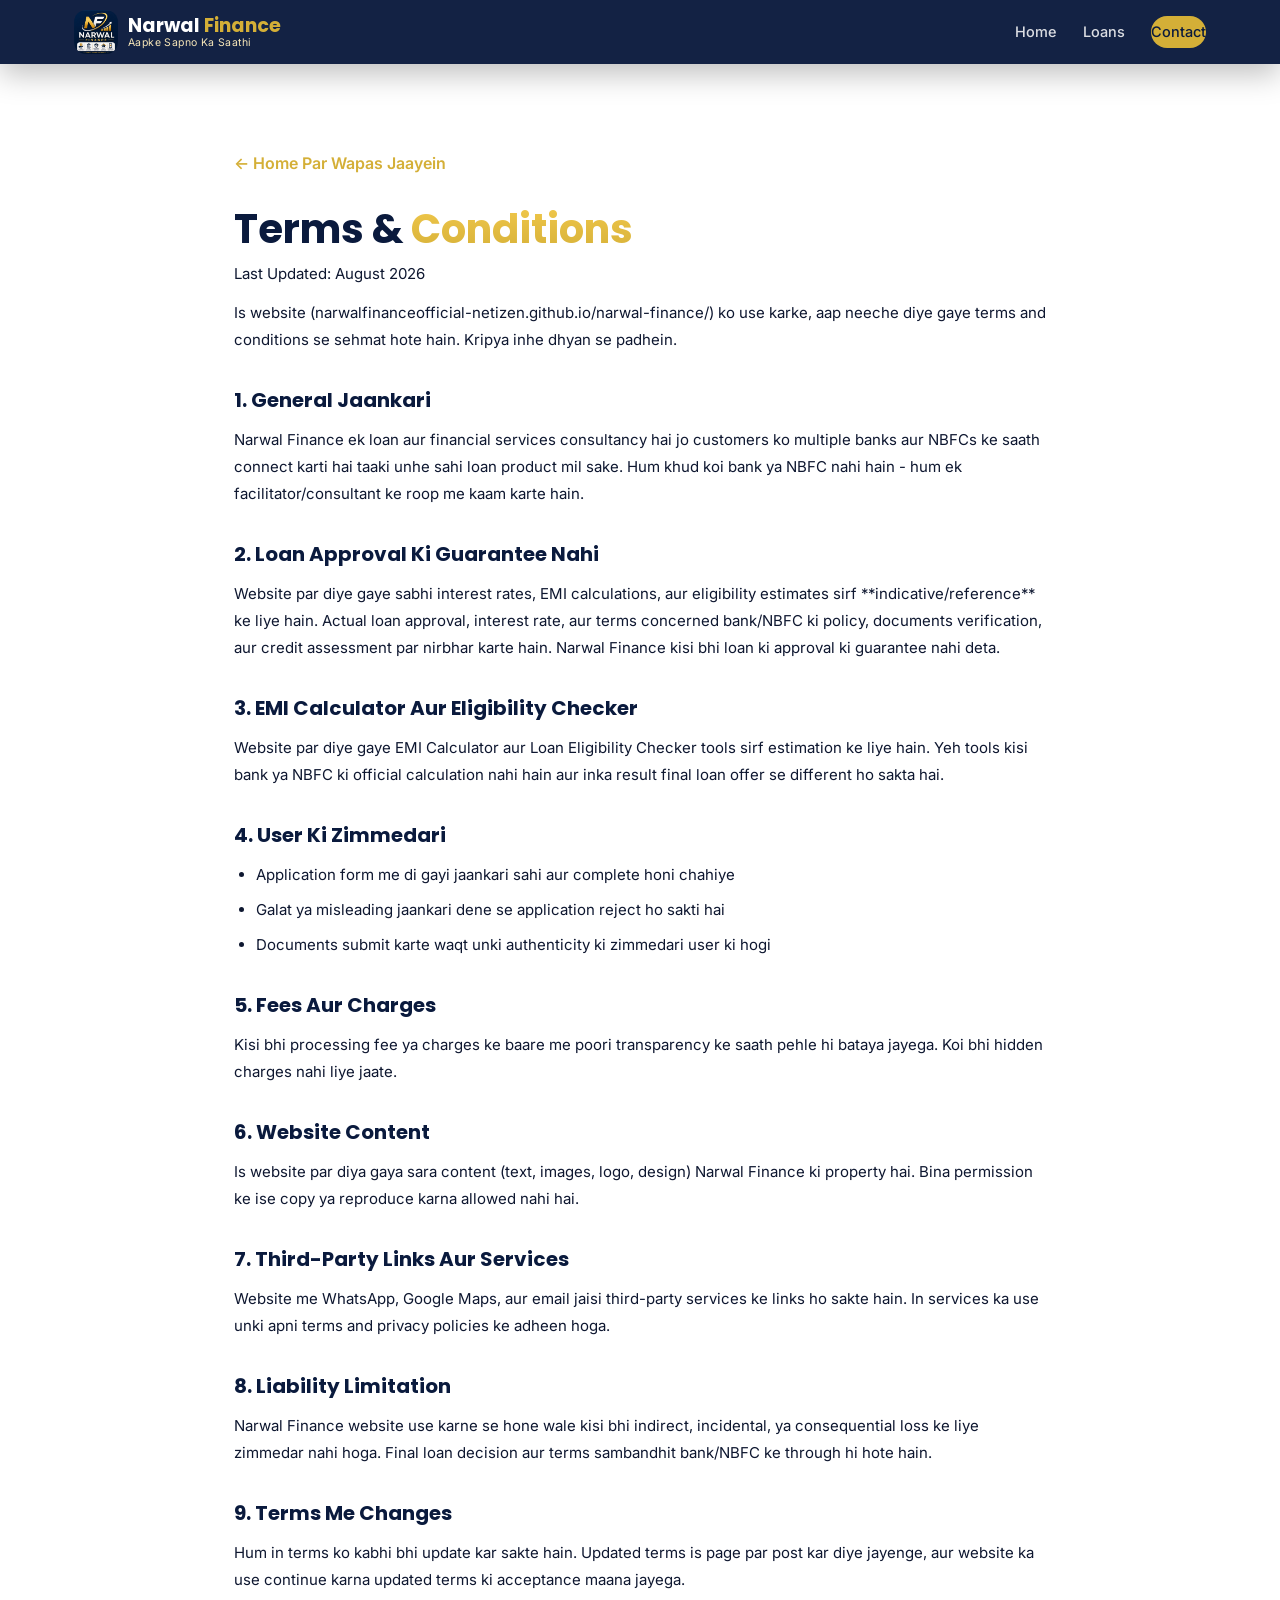
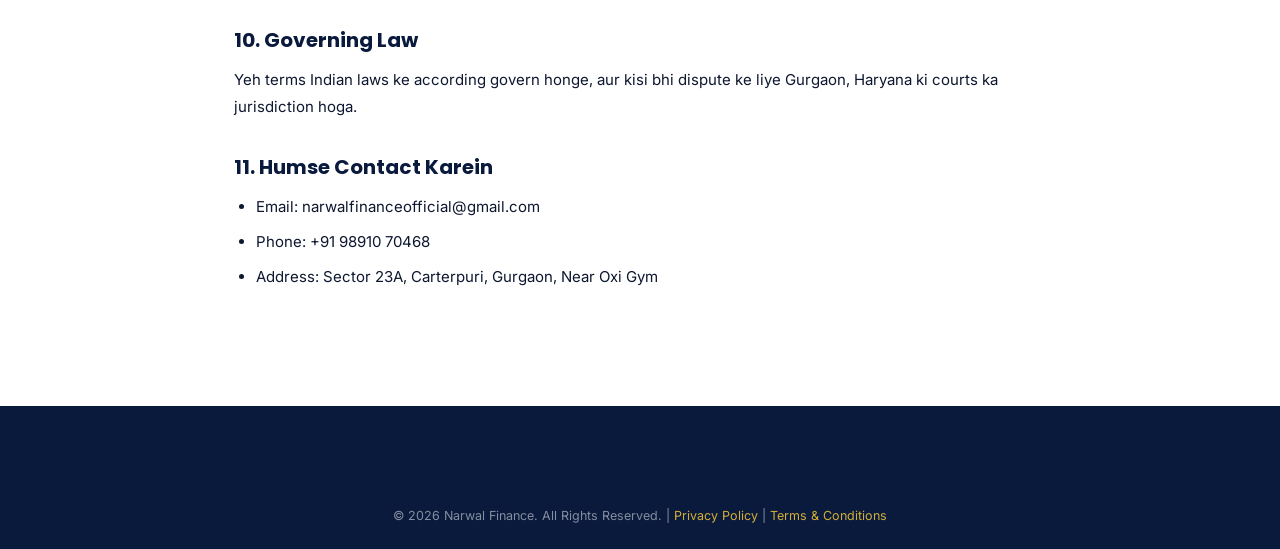
<file: terms-and-conditions.html>
<!DOCTYPE html>
<html lang="hi">
<head>
<meta charset="UTF-8">
<meta name="viewport" content="width=device-width, initial-scale=1.0">
<title>Terms &amp; Conditions | Narwal Finance</title>
<meta name="description" content="Narwal Finance Terms and Conditions - website aur services use karne ke niyam.">
<link rel="icon" href="logo.jpg" type="image/jpeg">
<link rel="preconnect" href="https://fonts.googleapis.com">
<link rel="preconnect" href="https://fonts.gstatic.com" crossorigin>
<link href="https://fonts.googleapis.com/css2?family=Poppins:wght@400;500;600;700;800&family=Inter:wght@400;500;600&display=swap" rel="stylesheet">
<link rel="stylesheet" href="style.css">
<style>
  .policy-wrap{ max-width:860px; margin:0 auto; padding:150px 24px 100px; }
  .policy-wrap h1{ font-size:clamp(28px,4vw,40px); margin-bottom:8px; }
  .policy-updated{ color:var(--muted); font-size:13.5px; margin-bottom:40px; }
  .policy-wrap h2{ font-size:20px; margin-top:36px; margin-bottom:14px; }
  .policy-wrap p, .policy-wrap li{ color:var(--ink); font-size:15px; line-height:1.8; margin-bottom:12px; }
  .policy-wrap ul{ padding-left:22px; margin-bottom:16px; }
  .policy-wrap ul li{ list-style:disc; margin-bottom:8px; }
  .policy-back{ display:inline-flex; align-items:center; gap:8px; color:var(--gold); font-weight:600; margin-bottom:30px; }
</style>
</head>
<body>

<header class="navbar scrolled" id="navbar">
  <div class="container nav-inner">
    <a href="index.html" class="brand">
      <img src="logo.jpg" alt="Narwal Finance Logo" class="brand-logo">
      <div class="brand-text">
        <span class="brand-name">Narwal <em>Finance</em></span>
        <span class="brand-tag">Aapke Sapno Ka Saathi</span>
      </div>
    </a>
    <nav class="nav-links" id="navLinks">
      <a href="index.html">Home</a>
      <a href="index.html#loans">Loans</a>
      <a href="index.html#contact" class="nav-cta">Contact</a>
    </nav>
  </div>
</header>

<main>
  <div class="policy-wrap">
    <a href="index.html" class="policy-back">&larr; Home Par Wapas Jaayein</a>
    <h1>Terms &amp; <span class="gold-text">Conditions</span></h1>
    <p class="policy-updated">Last Updated: August 2026</p>

    <p>Is website (narwalfinanceofficial-netizen.github.io/narwal-finance/) ko use karke, aap neeche diye gaye terms and conditions se sehmat hote hain. Kripya inhe dhyan se padhein.</p>

    <h2>1. General Jaankari</h2>
    <p>Narwal Finance ek loan aur financial services consultancy hai jo customers ko multiple banks aur NBFCs ke saath connect karti hai taaki unhe sahi loan product mil sake. Hum khud koi bank ya NBFC nahi hain - hum ek facilitator/consultant ke roop me kaam karte hain.</p>

    <h2>2. Loan Approval Ki Guarantee Nahi</h2>
    <p>Website par diye gaye sabhi interest rates, EMI calculations, aur eligibility estimates sirf **indicative/reference** ke liye hain. Actual loan approval, interest rate, aur terms concerned bank/NBFC ki policy, documents verification, aur credit assessment par nirbhar karte hain. Narwal Finance kisi bhi loan ki approval ki guarantee nahi deta.</p>

    <h2>3. EMI Calculator Aur Eligibility Checker</h2>
    <p>Website par diye gaye EMI Calculator aur Loan Eligibility Checker tools sirf estimation ke liye hain. Yeh tools kisi bank ya NBFC ki official calculation nahi hain aur inka result final loan offer se different ho sakta hai.</p>

    <h2>4. User Ki Zimmedari</h2>
    <ul>
      <li>Application form me di gayi jaankari sahi aur complete honi chahiye</li>
      <li>Galat ya misleading jaankari dene se application reject ho sakti hai</li>
      <li>Documents submit karte waqt unki authenticity ki zimmedari user ki hogi</li>
    </ul>

    <h2>5. Fees Aur Charges</h2>
    <p>Kisi bhi processing fee ya charges ke baare me poori transparency ke saath pehle hi bataya jayega. Koi bhi hidden charges nahi liye jaate.</p>

    <h2>6. Website Content</h2>
    <p>Is website par diya gaya sara content (text, images, logo, design) Narwal Finance ki property hai. Bina permission ke ise copy ya reproduce karna allowed nahi hai.</p>

    <h2>7. Third-Party Links Aur Services</h2>
    <p>Website me WhatsApp, Google Maps, aur email jaisi third-party services ke links ho sakte hain. In services ka use unki apni terms and privacy policies ke adheen hoga.</p>

    <h2>8. Liability Limitation</h2>
    <p>Narwal Finance website use karne se hone wale kisi bhi indirect, incidental, ya consequential loss ke liye zimmedar nahi hoga. Final loan decision aur terms sambandhit bank/NBFC ke through hi hote hain.</p>

    <h2>9. Terms Me Changes</h2>
    <p>Hum in terms ko kabhi bhi update kar sakte hain. Updated terms is page par post kar diye jayenge, aur website ka use continue karna updated terms ki acceptance maana jayega.</p>

    <h2>10. Governing Law</h2>
    <p>Yeh terms Indian laws ke according govern honge, aur kisi bhi dispute ke liye Gurgaon, Haryana ki courts ka jurisdiction hoga.</p>

    <h2>11. Humse Contact Karein</h2>
    <ul>
      <li>Email: narwalfinanceofficial@gmail.com</li>
      <li>Phone: +91 98910 70468</li>
      <li>Address: Sector 23A, Carterpuri, Gurgaon, Near Oxi Gym</li>
    </ul>
  </div>
</main>

<footer class="footer">
  <div class="container footer-bottom" style="border-top:none; padding-top:30px;">
    <p>&copy; <span id="year"></span> Narwal Finance. All Rights Reserved. | <a href="privacy-policy.html" style="color:var(--gold)">Privacy Policy</a> | <a href="terms-and-conditions.html" style="color:var(--gold)">Terms &amp; Conditions</a></p>
  </div>
</footer>

<script>document.getElementById('year').textContent = new Date().getFullYear();</script>
</body>
</html>
</file>
<file: style.css>
/* ========== Narwal Finance — Design Tokens ========== */
:root{
  --navy: #0A1A3D;
  --navy-2: #0F2557;
  --navy-3: #16306E;
  --gold: #D4AF37;
  --gold-bright: #F2C94C;
  --gold-soft: #F6E6B8;
  --white: #FFFFFF;
  --off: #F7F8FB;
  --ink: #0E1730;
  --muted: #5B6478;
  --border-soft: rgba(14,23,48,0.08);
  --shadow-navy: 0 20px 45px rgba(10,26,61,0.18);
  --font-display: 'Poppins', 'Segoe UI', sans-serif;
  --font-body: 'Inter', 'Segoe UI', sans-serif;
  --font-num: 'Roboto Mono', monospace;
  --radius: 16px;
}

*,*::before,*::after{ box-sizing:border-box; margin:0; padding:0; }
html{ scroll-behavior:smooth; }
body{
  font-family:var(--font-body);
  color:var(--ink);
  background:var(--white);
  line-height:1.65;
  overflow-x:hidden;
}
img{ max-width:100%; display:block; }
a{ text-decoration:none; color:inherit; }
ul{ list-style:none; }
.container{ max-width:1180px; margin:0 auto; padding:0 24px; }

h1,h2,h3,h4{ font-family:var(--font-display); color:var(--navy); line-height:1.15; }
.gold-text{ color:var(--gold); background:linear-gradient(180deg,var(--gold-bright),var(--gold)); -webkit-background-clip:text; background-clip:text; -webkit-text-fill-color:transparent; }

/* ===== Buttons ===== */
.btn{
  display:inline-flex; align-items:center; justify-content:center; gap:8px;
  padding:14px 28px; border-radius:100px; font-family:var(--font-display);
  font-weight:600; font-size:15px; border:2px solid transparent; cursor:pointer;
  transition:transform .25s ease, box-shadow .25s ease, background .25s ease;
  white-space:nowrap;
}
.btn:active{ transform:scale(0.97); }
.btn-gold{ background:linear-gradient(135deg,var(--gold-bright),var(--gold)); color:var(--navy); box-shadow:0 10px 25px rgba(212,175,55,0.35); }
.btn-gold:hover{ transform:translateY(-3px); box-shadow:0 16px 30px rgba(212,175,55,0.45); }
.btn-outline{ border-color:rgba(255,255,255,0.5); color:var(--white); }
.btn-outline:hover{ background:rgba(255,255,255,0.12); transform:translateY(-3px); }
.btn-whatsapp{ background:#25D366; color:#fff; box-shadow:0 10px 25px rgba(37,211,102,0.35); }
.btn-whatsapp:hover{ transform:translateY(-3px); box-shadow:0 16px 30px rgba(37,211,102,0.45); }
.btn-full{ width:100%; }

/* ===== Progress Bar ===== */
.progress-bar{ position:fixed; top:0; left:0; height:3px; background:linear-gradient(90deg,var(--gold),var(--gold-bright)); width:0%; z-index:1100; transition:width .1s linear; }

/* ===== Navbar ===== */
.navbar{
  position:fixed; top:0; left:0; right:0; z-index:1000;
  background:rgba(10,26,61,0.0);
  transition:background .35s ease, box-shadow .35s ease, padding .35s ease;
  padding:18px 0;
}
.navbar.scrolled{ background:rgba(10,26,61,0.96); backdrop-filter:blur(10px); box-shadow:0 10px 30px rgba(0,0,0,0.25); padding:10px 0; }
.nav-inner{ display:flex; align-items:center; justify-content:space-between; gap:16px; }
.brand{ display:flex; align-items:center; gap:10px; }
.brand-logo{ width:44px; height:44px; border-radius:12px; object-fit:cover; }
.brand-text{ display:flex; flex-direction:column; line-height:1.1; }
.brand-name{ font-family:var(--font-display); font-weight:700; font-size:19px; color:var(--white); }
.brand-name em{ font-style:normal; color:var(--gold); }
.brand-tag{ font-size:10.5px; letter-spacing:0.4px; color:var(--gold-soft); }
.nav-links{ display:flex; align-items:center; gap:26px; }
.nav-links a{ color:rgba(255,255,255,0.85); font-size:14.5px; font-weight:500; position:relative; padding:4px 0; }
.nav-links a:not(.nav-cta)::after{ content:''; position:absolute; left:0; bottom:-3px; width:0; height:2px; background:var(--gold); transition:width .25s ease; }
.nav-links a:not(.nav-cta):hover::after{ width:100%; }
.nav-cta{ background:var(--gold); color:var(--navy)!important; padding:9px 20px; border-radius:100px; font-weight:600; }
.nav-cta:hover{ background:var(--gold-bright); }
.hamburger{ display:none; flex-direction:column; gap:5px; background:none; border:none; cursor:pointer; padding:8px; z-index:1200; }
.hamburger span{ width:24px; height:2px; background:var(--white); border-radius:2px; transition:.3s; }
.hamburger.open span:nth-child(1){ transform:translateY(7px) rotate(45deg); }
.hamburger.open span:nth-child(2){ opacity:0; }
.hamburger.open span:nth-child(3){ transform:translateY(-7px) rotate(-45deg); }

/* ===== Hero ===== */
.hero{
  position:relative; min-height:100vh; display:flex; align-items:center;
  background:radial-gradient(120% 120% at 15% 0%, var(--navy-3) 0%, var(--navy) 55%, #071229 100%);
  padding:150px 0 80px; overflow:hidden;
}
.hero-bars{ position:absolute; right:-40px; bottom:0; display:flex; align-items:flex-end; gap:14px; height:70%; opacity:0.16; pointer-events:none; }
.hero-bars span{ width:34px; height:var(--h); background:linear-gradient(180deg,var(--gold-bright),var(--gold)); border-radius:6px 6px 0 0; animation:barGrow 1.4s ease-out both; }
.hero-bars span:nth-child(1){ animation-delay:.1s; } .hero-bars span:nth-child(2){ animation-delay:.22s; } .hero-bars span:nth-child(3){ animation-delay:.34s; } .hero-bars span:nth-child(4){ animation-delay:.46s; } .hero-bars span:nth-child(5){ animation-delay:.58s; }
@keyframes barGrow{ from{ transform:scaleY(0); transform-origin:bottom; } to{ transform:scaleY(1); transform-origin:bottom; } }
.hero-inner{ position:relative; z-index:2; text-align:center; max-width:820px; margin:0 auto; }
.hero-logo{ width:100px; height:100px; border-radius:24px; margin:0 auto 22px; box-shadow:0 15px 40px rgba(0,0,0,0.4); }
.eyebrow{ color:var(--gold-soft); letter-spacing:1.5px; text-transform:uppercase; font-size:12.5px; font-weight:600; margin-bottom:14px; }
.hero h1{ color:var(--white); font-size:clamp(34px,6vw,58px); font-weight:700; margin-bottom:20px; }
.hero-sub{ color:rgba(255,255,255,0.78); font-size:16.5px; max-width:640px; margin:0 auto 34px; }
.hero-ctas{ display:flex; flex-wrap:wrap; gap:14px; justify-content:center; margin-bottom:56px; }
.hero-stats{ display:grid; grid-template-columns:repeat(4,1fr); gap:20px; border-top:1px solid rgba(255,255,255,0.14); padding-top:34px; }
.stat{ text-align:center; }
.stat-num{ font-family:var(--font-num); font-size:30px; font-weight:700; color:var(--gold-bright); }
.stat-suffix{ font-family:var(--font-num); font-size:20px; font-weight:700; color:var(--gold-bright); }
.stat p{ color:rgba(255,255,255,0.65); font-size:12.5px; margin-top:4px; }

/* ===== Marquee ===== */
.marquee-strip{ background:var(--navy); overflow:hidden; padding:14px 0; border-top:1px solid rgba(255,255,255,0.08); border-bottom:1px solid rgba(255,255,255,0.08); }
.marquee-track{ display:flex; gap:16px; white-space:nowrap; width:max-content; animation:scrollMarquee 28s linear infinite; }
.marquee-track span{ color:var(--gold-soft); font-family:var(--font-display); font-weight:500; font-size:14px; letter-spacing:0.3px; }
.marquee-track span:nth-child(odd){ color:rgba(255,255,255,0.35); }
@keyframes scrollMarquee{ from{ transform:translateX(0); } to{ transform:translateX(-50%); } }

/* ===== Section generic ===== */
.section{ padding:96px 0; }
.section-alt{ background:var(--off); }
.section-eyebrow{ color:var(--gold); font-weight:700; letter-spacing:1.5px; text-transform:uppercase; font-size:12.5px; margin-bottom:10px; text-align:center; }
.section > .container > h2, .section h2{ font-size:clamp(26px,4vw,38px); text-align:center; margin-bottom:14px; }
.section-sub{ text-align:center; color:var(--muted); max-width:600px; margin:0 auto 48px; font-size:15.5px; }

/* ===== reveal animation ===== */
.reveal{ opacity:0; transform:translateY(28px); transition:opacity .7s ease, transform .7s ease; }
.reveal.in-view{ opacity:1; transform:translateY(0); }

/* ===== Loan Grid ===== */
.loan-grid{ display:grid; grid-template-columns:repeat(4,1fr); gap:20px; }
.loan-card{
  background:var(--white); border:1px solid var(--border-soft); border-radius:var(--radius);
  padding:26px 22px; text-align:left; transition:transform .3s ease, box-shadow .3s ease, border-color .3s ease;
  opacity:0; transform:translateY(24px);
}
.loan-card.in-view{ opacity:1; transform:translateY(0); }
.loan-card:hover{ transform:translateY(-8px); box-shadow:var(--shadow-navy); border-color:var(--gold); }
.loan-icon{ width:50px; height:50px; border-radius:14px; background:linear-gradient(135deg,var(--navy-2),var(--navy)); display:flex; align-items:center; justify-content:center; margin-bottom:16px; color:var(--gold-bright); }
.loan-card h3{ font-size:17px; margin-bottom:8px; }
.loan-card p{ font-size:13.5px; color:var(--muted); }

/* ===== EMI Calculator ===== */
.emi-box{ display:grid; grid-template-columns:1fr 1fr; gap:0; background:var(--white); border-radius:24px; overflow:hidden; box-shadow:var(--shadow-navy); border:1px solid var(--border-soft); }
.emi-inputs{ padding:48px 40px; display:flex; flex-direction:column; gap:34px; justify-content:center; }
.input-group{ display:flex; flex-direction:column; gap:10px; }
.input-label-row{ display:flex; justify-content:space-between; align-items:center; }
.input-label-row label, .elig-form label{ font-weight:600; font-size:14px; color:var(--navy); }
.input-value{ font-family:var(--font-num); font-weight:700; color:var(--gold); background:var(--navy); padding:4px 12px; border-radius:8px; font-size:13.5px; }
input[type="range"]{ -webkit-appearance:none; width:100%; height:6px; border-radius:6px; background:#E4E7F0; outline:none; }
input[type="range"]::-webkit-slider-thumb{ -webkit-appearance:none; width:20px; height:20px; border-radius:50%; background:var(--gold); border:3px solid var(--navy); cursor:pointer; box-shadow:0 3px 8px rgba(0,0,0,0.25); }
input[type="range"]::-moz-range-thumb{ width:20px; height:20px; border-radius:50%; background:var(--gold); border:3px solid var(--navy); cursor:pointer; }
.emi-result{ background:linear-gradient(160deg,var(--navy-3),var(--navy)); padding:48px 40px; display:flex; flex-direction:column; align-items:center; gap:26px; }
.emi-donut-wrap{ position:relative; width:140px; height:140px; }
.emi-donut{ width:100%; height:100%; transform:rotate(-90deg); }
.donut-track{ fill:none; stroke:rgba(255,255,255,0.12); stroke-width:12; }
.donut-fill{ fill:none; stroke:var(--gold); stroke-width:12; stroke-linecap:round; stroke-dasharray:364.4; stroke-dashoffset:180; transition:stroke-dashoffset .5s ease; }
.donut-center{ position:absolute; inset:0; display:flex; flex-direction:column; align-items:center; justify-content:center; text-align:center; }
.donut-center span{ font-size:11.5px; color:rgba(255,255,255,0.65); margin-bottom:4px; }
.donut-center strong{ font-family:var(--font-num); font-size:19px; color:var(--white); }
.emi-breakup{ width:100%; display:flex; flex-direction:column; gap:12px; }
.breakup-row{ display:flex; align-items:center; justify-content:space-between; color:rgba(255,255,255,0.85); font-size:13.5px; }
.breakup-row strong{ font-family:var(--font-num); color:var(--white); }
.breakup-row.total{ border-top:1px solid rgba(255,255,255,0.15); padding-top:12px; font-weight:700; }
.breakup-row.total strong{ color:var(--gold-bright); font-size:16px; }
.dot{ width:9px; height:9px; border-radius:50%; display:inline-block; margin-right:8px; }
.dot-gold{ background:var(--gold); } .dot-navy{ background:rgba(255,255,255,0.3); }

/* ===== Eligibility ===== */
.eligibility-box{ display:grid; grid-template-columns:1fr 1fr; gap:36px; background:var(--white); border:1px solid var(--border-soft); border-radius:24px; padding:44px; box-shadow:var(--shadow-navy); }
.elig-form{ display:flex; flex-direction:column; gap:18px; }
.elig-form input{ padding:13px 16px; border-radius:10px; border:1.5px solid #E4E7F0; font-size:14.5px; font-family:var(--font-body); transition:border-color .2s ease; }
.elig-form input:focus{ outline:none; border-color:var(--gold); }
.elig-result{ background:var(--off); border-radius:18px; display:flex; align-items:center; justify-content:center; padding:30px; min-height:260px; }
.elig-placeholder{ text-align:center; color:var(--muted); }
.elig-placeholder svg{ color:var(--gold); margin-bottom:14px; }
.elig-placeholder p{ font-size:14px; max-width:280px; margin:0 auto; }
.elig-outcome{ text-align:center; width:100%; }
.elig-badge{ display:inline-flex; align-items:center; gap:8px; padding:8px 18px; border-radius:100px; font-weight:700; font-size:14px; margin-bottom:16px; }
.elig-badge.good{ background:#E5F6EA; color:#1C7A3C; }
.elig-badge.partial{ background:#FFF3D6; color:#8A5A00; }
.elig-badge.low{ background:#FCE8E8; color:#B23434; }
.elig-outcome h4{ font-size:20px; color:var(--navy); margin-bottom:8px; }
.elig-amount{ font-family:var(--font-num); font-size:26px; color:var(--gold); font-weight:700; margin-bottom:10px; }
.elig-outcome p{ font-size:13.5px; color:var(--muted); }
.disclaimer{ text-align:center; font-size:12.5px; color:var(--muted); margin-top:24px; font-style:italic; }

/* ===== Documents ===== */
.doc-tabs{ display:flex; flex-wrap:wrap; gap:12px; justify-content:center; margin-bottom:34px; }
.doc-tab{ padding:11px 22px; border-radius:100px; border:1.5px solid var(--border-soft); background:var(--white); font-weight:600; font-size:13.5px; cursor:pointer; transition:.25s; color:var(--navy); }
.doc-tab.active{ background:var(--navy); color:var(--white); border-color:var(--navy); }
.doc-tab:hover:not(.active){ border-color:var(--gold); }
.doc-panel{ background:var(--white); border:1px solid var(--border-soft); border-radius:20px; padding:40px; max-width:820px; margin:0 auto; box-shadow:var(--shadow-navy); }
.doc-panel ul{ display:grid; grid-template-columns:1fr 1fr; gap:16px; }
.doc-panel li{ display:flex; align-items:flex-start; gap:10px; font-size:14.5px; color:var(--ink); }
.doc-panel li svg{ flex-shrink:0; color:var(--gold); margin-top:2px; }

/* ===== Why Us ===== */
.why-grid{ display:grid; grid-template-columns:repeat(5,1fr); gap:20px; }
.why-card{ text-align:center; padding:32px 18px; border-radius:18px; transition:transform .3s ease; opacity:0; transform:translateY(24px); }
.why-card.in-view{ opacity:1; transform:translateY(0); }
.why-card:hover{ transform:translateY(-6px); }
.why-icon{ width:64px; height:64px; margin:0 auto 18px; border-radius:50%; background:linear-gradient(135deg,var(--navy-3),var(--navy)); display:flex; align-items:center; justify-content:center; color:var(--gold-bright); }
.why-card h3{ font-size:15px; margin-bottom:6px; }
.why-card p{ font-size:12.5px; color:var(--muted); }

/* ===== About ===== */
.about-inner{ display:grid; grid-template-columns:1.2fr 1fr; gap:56px; align-items:center; }
.about-text .section-eyebrow{ text-align:left; }
.about-text h2{ text-align:left; margin-bottom:20px; }
.about-text p{ color:var(--muted); margin-bottom:16px; font-size:15px; }
.about-points{ display:grid; grid-template-columns:1fr 1fr; gap:20px; margin-top:24px; }
.about-points div{ background:var(--white); border-left:3px solid var(--gold); padding:16px 18px; border-radius:8px; box-shadow:0 6px 18px rgba(10,26,61,0.06); }
.about-points strong{ display:block; color:var(--navy); font-family:var(--font-display); margin-bottom:6px; font-size:14px; }
.about-points span{ font-size:13px; color:var(--muted); }
.about-visual{ display:flex; justify-content:center; }
.visual-card{ background:linear-gradient(160deg,var(--navy-3),var(--navy)); border-radius:24px; padding:40px; width:100%; max-width:320px; text-align:center; box-shadow:var(--shadow-navy); }
.visual-bars{ display:flex; align-items:flex-end; justify-content:center; gap:14px; height:140px; margin-bottom:20px; }
.visual-bars span{ width:36px; height:var(--h); background:linear-gradient(180deg,var(--gold-bright),var(--gold)); border-radius:8px 8px 0 0; }
.visual-card p{ color:var(--white); font-family:var(--font-display); font-weight:600; font-size:15px; }

/* ===== Reviews ===== */
.reviews-grid{ display:grid; grid-template-columns:repeat(3,1fr); gap:22px; }
.review-card{ background:var(--white); border:1px solid var(--border-soft); border-radius:18px; padding:26px; box-shadow:0 8px 24px rgba(10,26,61,0.06); }
.review-stars{ color:var(--gold); font-size:15px; margin-bottom:12px; letter-spacing:2px; }
.review-card p{ font-size:14px; color:var(--ink); margin-bottom:18px; }
.review-person{ display:flex; align-items:center; gap:12px; }
.review-avatar{ width:38px; height:38px; border-radius:50%; background:var(--navy); color:var(--gold-bright); display:flex; align-items:center; justify-content:center; font-family:var(--font-display); font-weight:700; font-size:14px; }
.review-person strong{ font-size:13.5px; display:block; }
.review-person span{ font-size:12px; color:var(--muted); }

/* ===== FAQ ===== */
.faq-list{ max-width:780px; margin:0 auto; display:flex; flex-direction:column; gap:14px; }
.faq-item{ background:var(--white); border:1px solid var(--border-soft); border-radius:14px; overflow:hidden; }
.faq-q{ display:flex; justify-content:space-between; align-items:center; padding:20px 24px; cursor:pointer; font-weight:600; font-size:15px; color:var(--navy); }
.faq-q svg{ flex-shrink:0; transition:transform .3s ease; color:var(--gold); }
.faq-item.open .faq-q svg{ transform:rotate(45deg); }
.faq-a{ max-height:0; overflow:hidden; transition:max-height .35s ease; }
.faq-a p{ padding:0 24px 20px; font-size:14px; color:var(--muted); }

/* ===== Contact ===== */
.contact-grid{ display:grid; grid-template-columns:1fr 1.1fr; gap:32px; margin-bottom:40px; }
.contact-cards{ display:grid; grid-template-columns:1fr 1fr; gap:16px; align-content:start; }
.contact-card{ display:flex; align-items:center; gap:14px; background:var(--white); border:1px solid var(--border-soft); border-radius:14px; padding:18px; transition:.3s; box-shadow:0 6px 18px rgba(10,26,61,0.05); }
.contact-card:hover{ border-color:var(--gold); transform:translateY(-4px); }
.contact-card-static:hover{ transform:none; }
.contact-icon{ width:42px; height:42px; border-radius:12px; background:var(--navy); color:var(--gold-bright); display:flex; align-items:center; justify-content:center; flex-shrink:0; }
.contact-card span{ font-size:11.5px; color:var(--muted); display:block; }
.contact-card strong{ font-size:13.5px; color:var(--navy); }
.contact-form{ background:var(--off); border-radius:18px; padding:32px; display:flex; flex-direction:column; gap:16px; }
.form-row{ display:grid; grid-template-columns:1fr 1fr; gap:16px; }
.contact-form input, .contact-form textarea{ padding:13px 16px; border-radius:10px; border:1.5px solid #E4E7F0; font-family:var(--font-body); font-size:14.5px; resize:none; background:var(--white); }
.contact-form input:focus, .contact-form textarea:focus{ outline:none; border-color:var(--gold); }
.form-note{ font-size:12px; color:var(--muted); text-align:center; }
.map-embed{ border-radius:18px; overflow:hidden; box-shadow:var(--shadow-navy); }

/* ===== Footer ===== */
.footer{ background:var(--navy); padding:70px 0 0; }
.footer-inner{ display:grid; grid-template-columns:1.4fr 1fr 1fr 1.2fr; gap:36px; padding-bottom:44px; border-bottom:1px solid rgba(255,255,255,0.1); }
.footer-logo{ width:46px; height:46px; border-radius:12px; margin-bottom:12px; }
.footer-brand p{ color:rgba(255,255,255,0.6); font-size:13px; }
.footer-brand em{ color:var(--gold); font-style:normal; }
.footer-links h4, .footer-contact h4{ color:var(--white); font-family:var(--font-display); font-size:15px; margin-bottom:16px; }
.footer-links a{ display:block; color:rgba(255,255,255,0.65); font-size:13.5px; margin-bottom:10px; transition:.2s; }
.footer-links a:hover{ color:var(--gold); }
.footer-contact p{ color:rgba(255,255,255,0.65); font-size:13.5px; margin-bottom:10px; }
.footer-bottom{ text-align:center; padding:22px 0; color:rgba(255,255,255,0.5); font-size:12.5px; }

/* ===== Float WhatsApp ===== */
.float-whatsapp{ position:fixed; bottom:24px; right:24px; width:58px; height:58px; background:#25D366; border-radius:50%; display:flex; align-items:center; justify-content:center; color:#fff; box-shadow:0 10px 30px rgba(37,211,102,0.45); z-index:900; animation:pulseWA 2.4s ease-in-out infinite; }
@keyframes pulseWA{ 0%,100%{ box-shadow:0 10px 30px rgba(37,211,102,0.45); } 50%{ box-shadow:0 10px 30px rgba(37,211,102,0.75), 0 0 0 10px rgba(37,211,102,0.12); } }

/* ===== Responsive ===== */
@media (max-width:1024px){
  .loan-grid{ grid-template-columns:repeat(3,1fr); }
  .why-grid{ grid-template-columns:repeat(3,1fr); }
  .reviews-grid{ grid-template-columns:repeat(2,1fr); }
}
@media (max-width:860px){
  .nav-links{ position:fixed; top:0; right:-100%; width:78%; max-width:320px; height:100vh; background:var(--navy); flex-direction:column; justify-content:center; align-items:flex-start; padding:40px; gap:22px; transition:right .35s ease; box-shadow:-10px 0 40px rgba(0,0,0,0.3); }
  .nav-links.open{ right:0; }
  .hamburger{ display:flex; }
  .hero-stats{ grid-template-columns:repeat(2,1fr); }
  .emi-box, .eligibility-box, .about-inner, .contact-grid{ grid-template-columns:1fr; }
  .about-visual{ order:-1; }
  .form-row{ grid-template-columns:1fr; }
  .footer-inner{ grid-template-columns:1fr 1fr; }
}
@media (max-width:640px){
  .loan-grid{ grid-template-columns:1fr 1fr; }
  .why-grid{ grid-template-columns:1fr 1fr; }
  .reviews-grid{ grid-template-columns:1fr; }
  .contact-cards{ grid-template-columns:1fr; }
  .doc-panel ul{ grid-template-columns:1fr; }
  .doc-panel{ padding:26px; }
  .hero{ padding-top:130px; }
  .footer-inner{ grid-template-columns:1fr; }
}

/* ===== Loan Card clickable ===== */
.loan-card{ cursor:pointer; }
.loan-card .apply-hint{ display:inline-flex; align-items:center; gap:6px; margin-top:14px; font-size:12.5px; font-weight:700; color:var(--gold); }
.loan-card .apply-hint svg{ transition:transform .25s ease; }
.loan-card:hover .apply-hint svg{ transform:translateX(4px); }

/* ===== Modal ===== */
.modal-overlay{
  position:fixed; inset:0; background:rgba(10,17,33,0.65); backdrop-filter:blur(4px);
  display:none; align-items:center; justify-content:center; z-index:2000; padding:20px;
  opacity:0; transition:opacity .25s ease;
}
.modal-overlay.open{ display:flex; opacity:1; }
.modal-box{
  background:var(--white); border-radius:22px; width:100%; max-width:560px; max-height:88vh; overflow-y:auto;
  padding:36px; position:relative; box-shadow:0 30px 70px rgba(0,0,0,0.35);
  transform:translateY(20px); transition:transform .25s ease;
}
.modal-overlay.open .modal-box{ transform:translateY(0); }
.modal-close{
  position:absolute; top:18px; right:18px; width:36px; height:36px; border-radius:50%; border:none;
  background:var(--off); font-size:22px; line-height:1; color:var(--navy); cursor:pointer; transition:.2s;
}
.modal-close:hover{ background:var(--gold); color:var(--white); }
.modal-eyebrow{ color:var(--gold); font-weight:700; letter-spacing:1.2px; text-transform:uppercase; font-size:11.5px; margin-bottom:6px; }
.modal-header h3{ font-size:22px; margin-bottom:22px; padding-right:30px; }
.modal-fields{ display:flex; flex-direction:column; gap:16px; margin-bottom:20px; }
.modal-fields label{ font-size:13px; font-weight:600; color:var(--navy); margin-bottom:6px; display:block; }
.modal-fields input, .modal-fields select{
  width:100%; padding:12px 14px; border-radius:10px; border:1.5px solid #E4E7F0; font-family:var(--font-body);
  font-size:14.5px; background:var(--white);
}
.modal-fields input:focus, .modal-fields select:focus{ outline:none; border-color:var(--gold); }
.modal-note{ font-size:12px; color:var(--muted); text-align:center; margin-top:14px; }
.btn-outline-navy{ border:2px solid var(--navy); color:var(--navy); background:transparent; }
.btn-outline-navy:hover{ background:var(--navy); color:var(--white); }
.modal-success{ display:none; text-align:center; padding:20px 0; }
.modal-success.show{ display:flex; flex-direction:column; align-items:center; gap:12px; }
.modal-success svg{ color:#1C7A3C; }
.modal-success h4{ font-size:19px; color:var(--navy); }
.modal-success p{ font-size:13.5px; color:var(--muted); max-width:340px; }
body.modal-open{ overflow:hidden; }

/* ===== Founder Card ===== */
.founder-wrap{ margin-top:60px; }
.founder-card{
  background:linear-gradient(160deg,var(--navy-3),var(--navy)); border-radius:26px; padding:44px;
  display:grid; grid-template-columns:220px 1fr; gap:40px; align-items:center; box-shadow:var(--shadow-navy);
  position:relative; overflow:hidden;
}
.founder-card::before{
  content:''; position:absolute; top:-40px; right:-40px; width:200px; height:200px; border-radius:50%;
  background:radial-gradient(circle, rgba(212,175,55,0.18), transparent 70%);
}
.founder-photo{
  width:220px; height:220px; object-fit:cover; border-radius:20px; border:3px solid var(--gold);
  box-shadow:0 20px 45px rgba(0,0,0,0.4); position:relative; z-index:1;
}
.founder-info{ position:relative; z-index:1; }
.founder-tag{ color:var(--gold); font-weight:700; letter-spacing:1.2px; text-transform:uppercase; font-size:11.5px; margin-bottom:8px; }
.founder-info h3{ color:var(--white); font-size:26px; margin-bottom:4px; }
.founder-role{ color:var(--gold-soft); font-size:13.5px; font-weight:600; margin-bottom:16px; }
.founder-quote{ color:rgba(255,255,255,0.82); font-size:15px; font-style:italic; line-height:1.7; max-width:620px; }

@media (max-width:768px){
  .founder-card{ grid-template-columns:1fr; text-align:center; padding:32px; }
  .founder-photo{ margin:0 auto; width:180px; height:180px; }
}
.process-grid{
  display:grid; grid-template-columns:1fr auto 1fr auto 1fr auto 1fr;
  align-items:start; gap:14px; margin-top:20px;
}
.process-step{ text-align:center; opacity:0; transform:translateY(24px); }
.process-step.in-view{ opacity:1; transform:translateY(0); }
.process-icon{
  width:76px; height:76px; margin:0 auto 18px; border-radius:50%;
  background:linear-gradient(135deg,var(--navy-3),var(--navy)); color:var(--gold-bright);
  display:flex; align-items:center; justify-content:center;
  box-shadow:0 12px 28px rgba(10,26,61,0.18); position:relative;
}
.process-icon::after{
  content:''; position:absolute; inset:-5px; border-radius:50%;
  border:1.5px dashed rgba(212,175,55,0.4);
}
.process-step-num{
  display:inline-block; color:var(--gold); font-family:var(--font-num); font-weight:700;
  font-size:12px; letter-spacing:1px; margin-bottom:8px;
}
.process-step h3{ font-size:16.5px; margin-bottom:8px; }
.process-step p{ font-size:13.5px; color:var(--muted); line-height:1.6; }
.process-connector{
  height:2px; width:100%; margin-top:38px;
  background:repeating-linear-gradient(90deg, var(--gold) 0 8px, transparent 8px 16px);
  opacity:0;
}
.process-connector.in-view{ opacity:1; }

@media (max-width:900px){
  .process-grid{ grid-template-columns:1fr; gap:36px; }
  .process-connector{ display:none; }
}
.showcase-hero{
  border-radius:24px; overflow:hidden; box-shadow:var(--shadow-navy); margin-bottom:24px;
  opacity:0; transform:translateY(24px); transition:opacity .7s ease, transform .7s ease;
}
.showcase-hero.in-view{ opacity:1; transform:translateY(0); }
.showcase-hero img{ width:100%; height:auto; display:block; }

.showcase-grid{
  display:grid; grid-template-columns:repeat(3,1fr); gap:20px;
}
.showcase-card{
  border-radius:18px; overflow:hidden; box-shadow:0 10px 28px rgba(10,26,61,0.12);
  opacity:0; transform:translateY(24px); transition:opacity .7s ease, transform .7s ease, box-shadow .3s ease, transform .3s ease;
}
.showcase-card.in-view{ opacity:1; transform:translateY(0); }
.showcase-card:hover{ transform:translateY(-6px); box-shadow:0 18px 36px rgba(10,26,61,0.2); }
.showcase-card img{ width:100%; height:100%; object-fit:cover; display:block; }

@media (max-width:900px){
  .showcase-grid{ grid-template-columns:1fr; }
}
</file>
